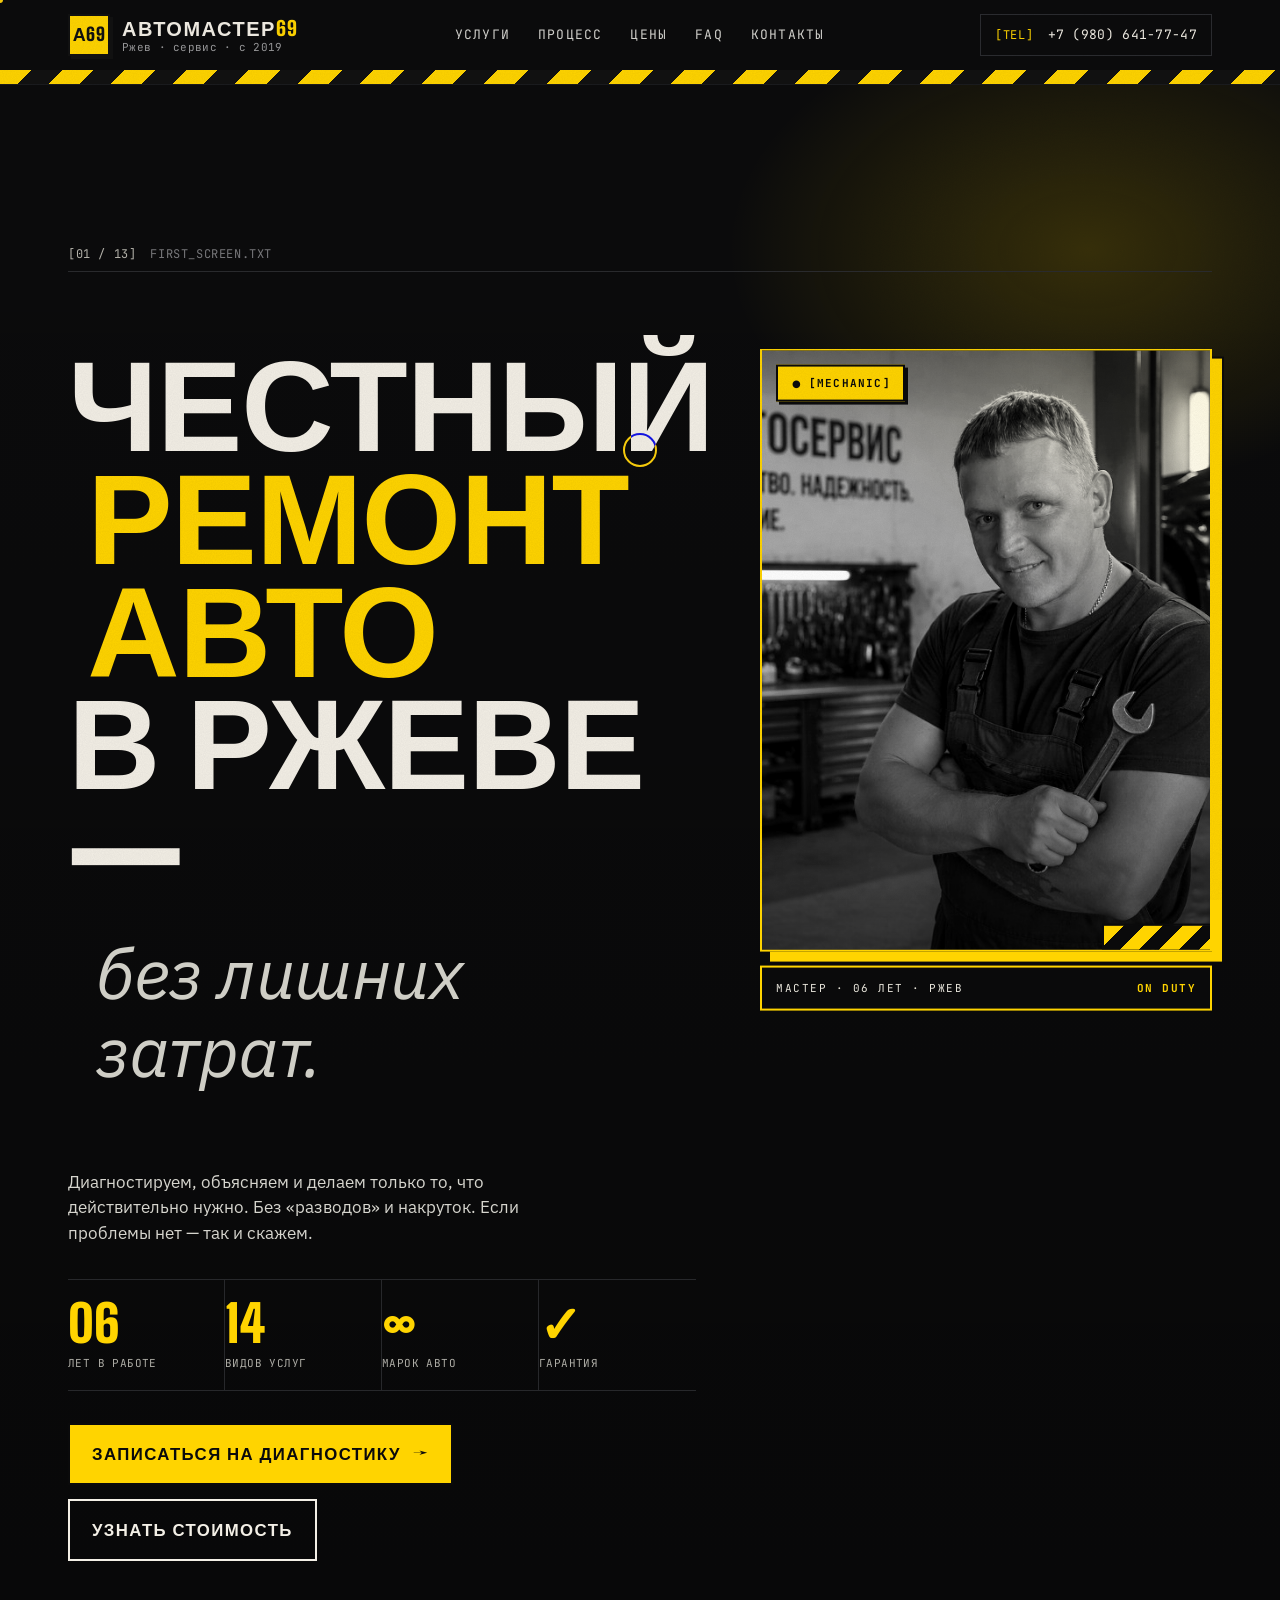
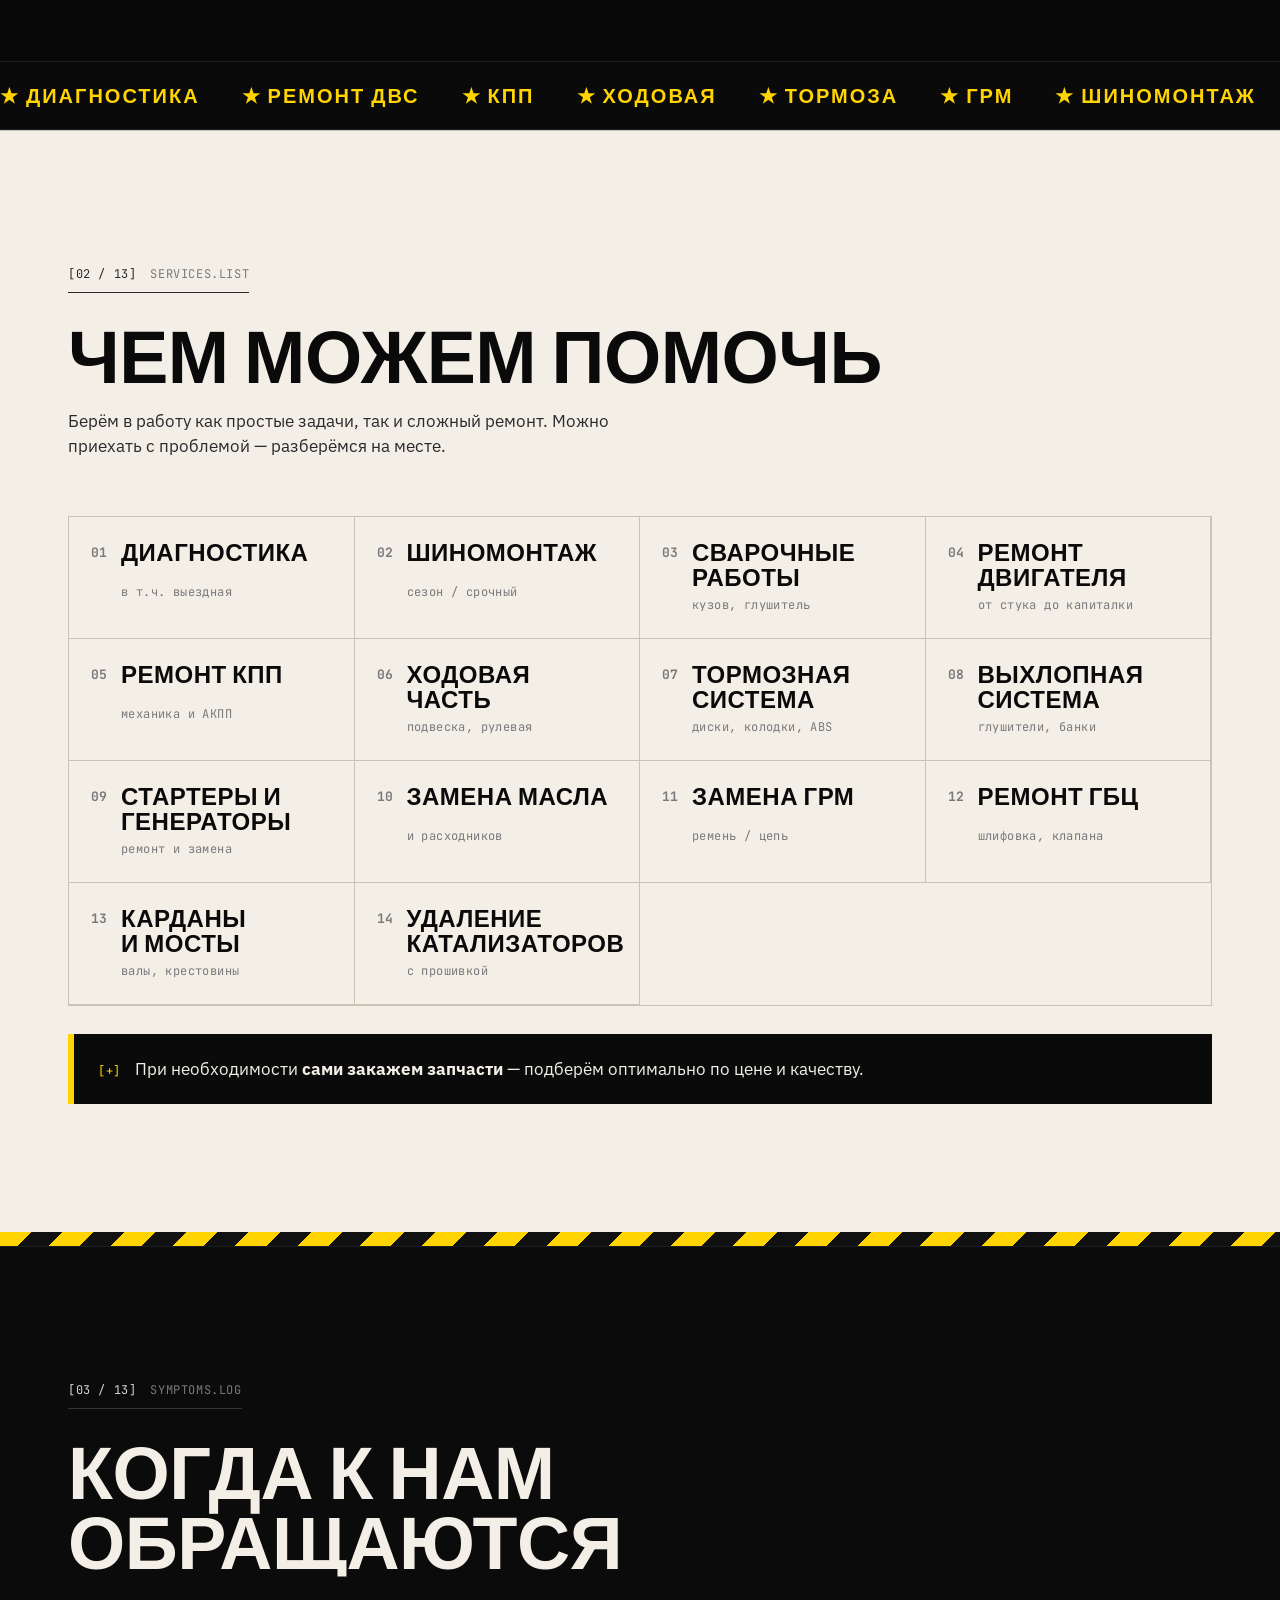
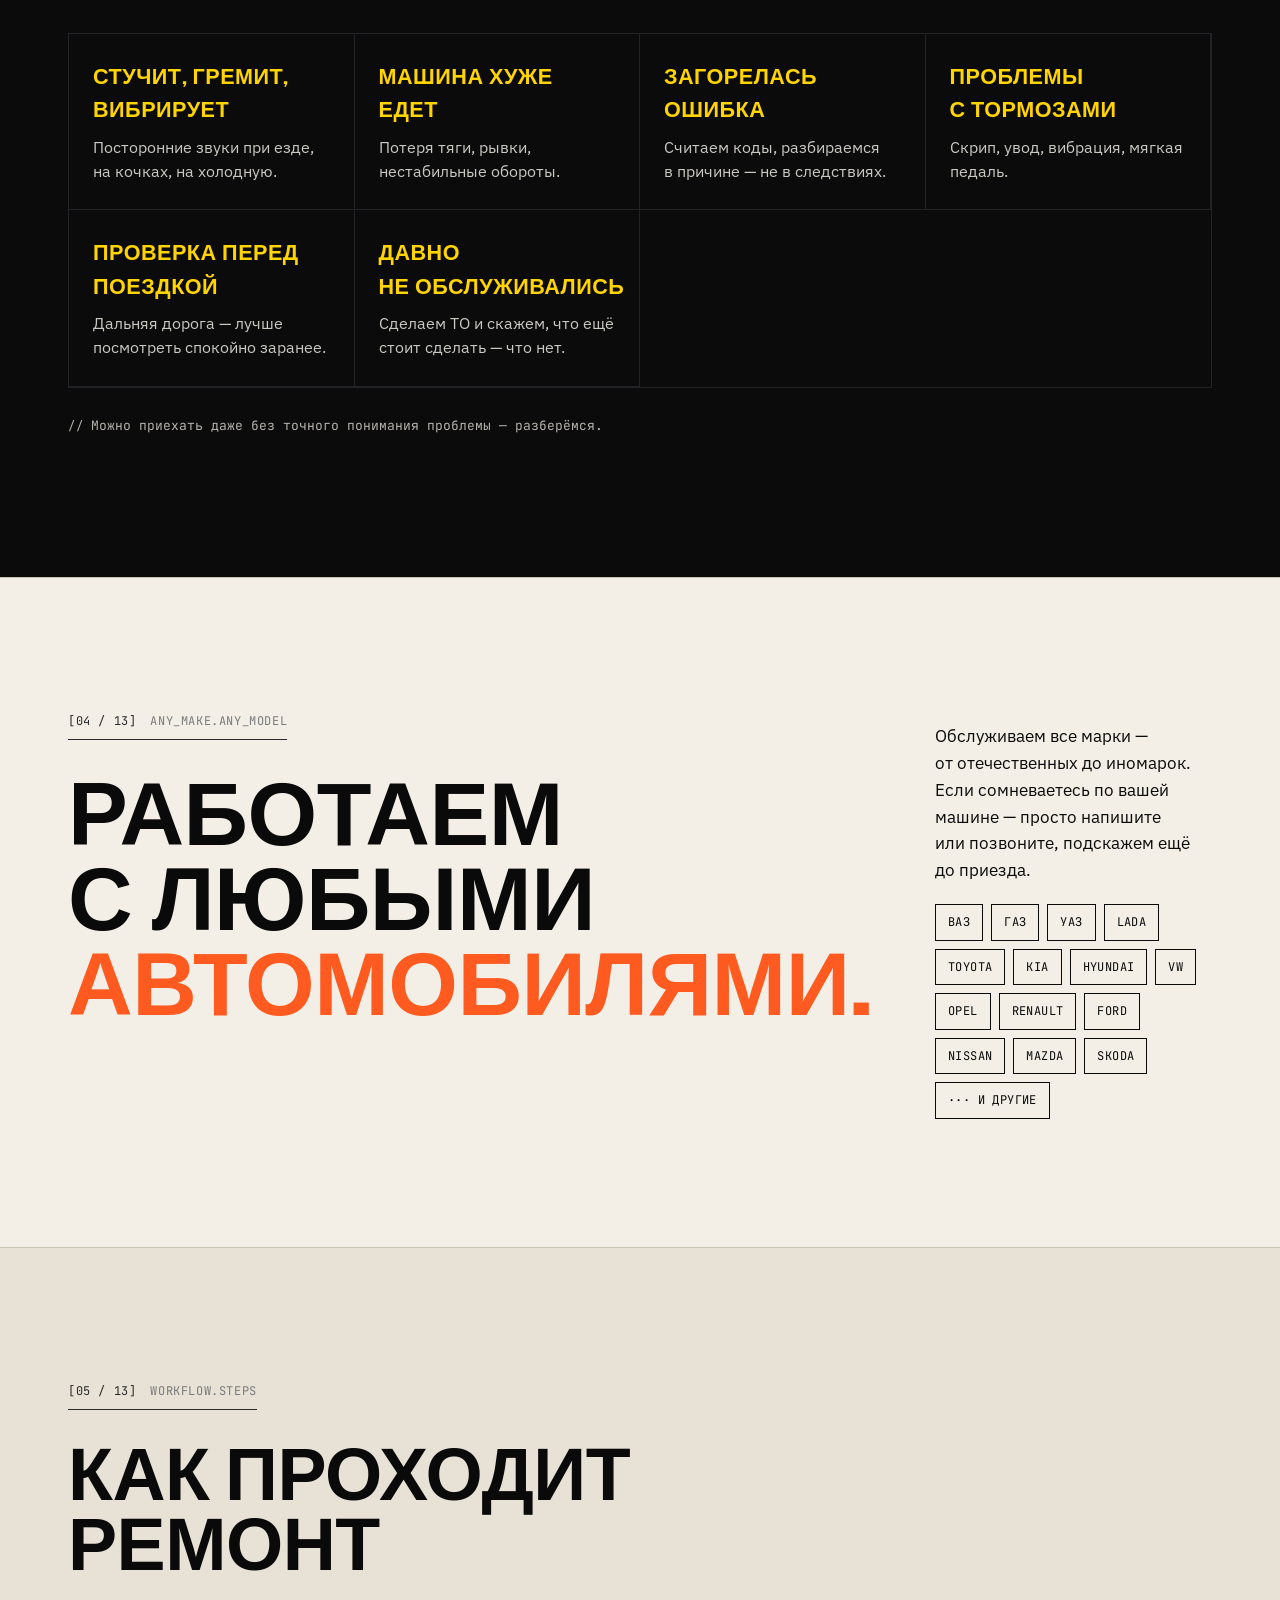
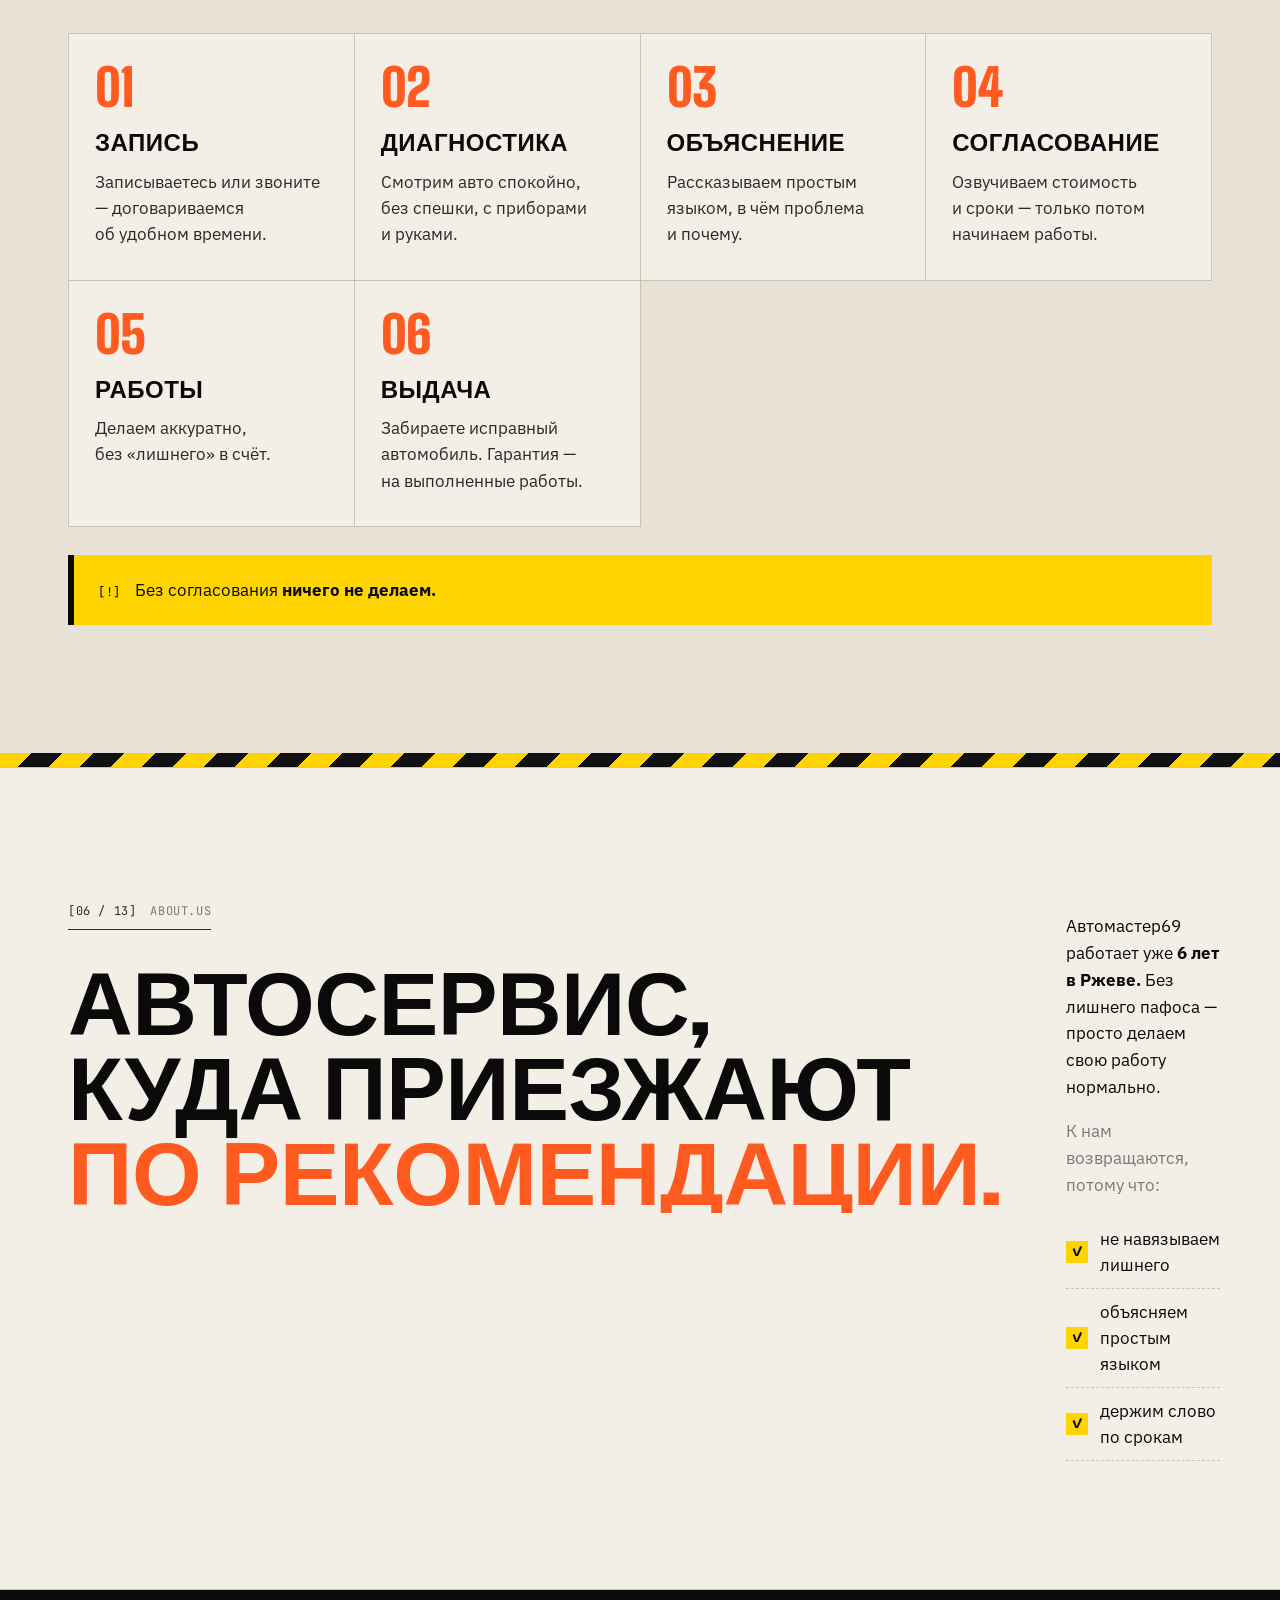
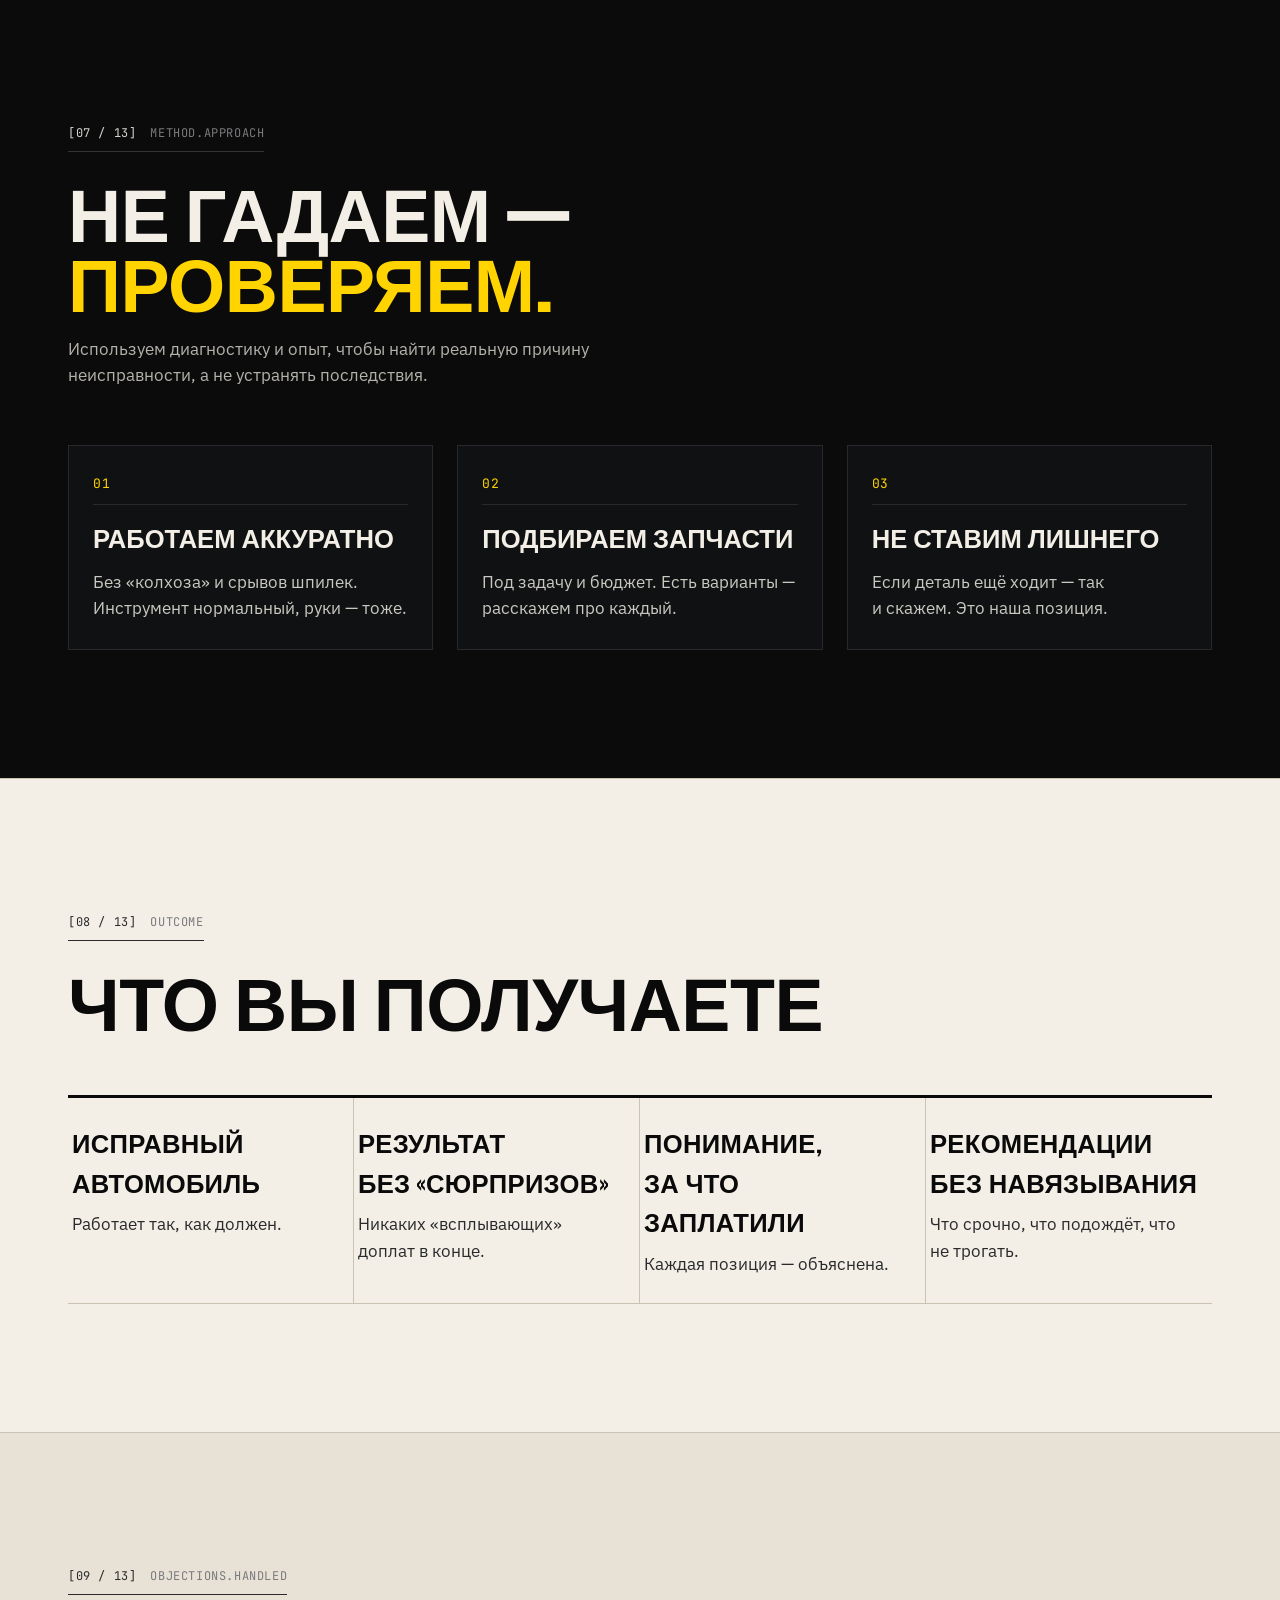
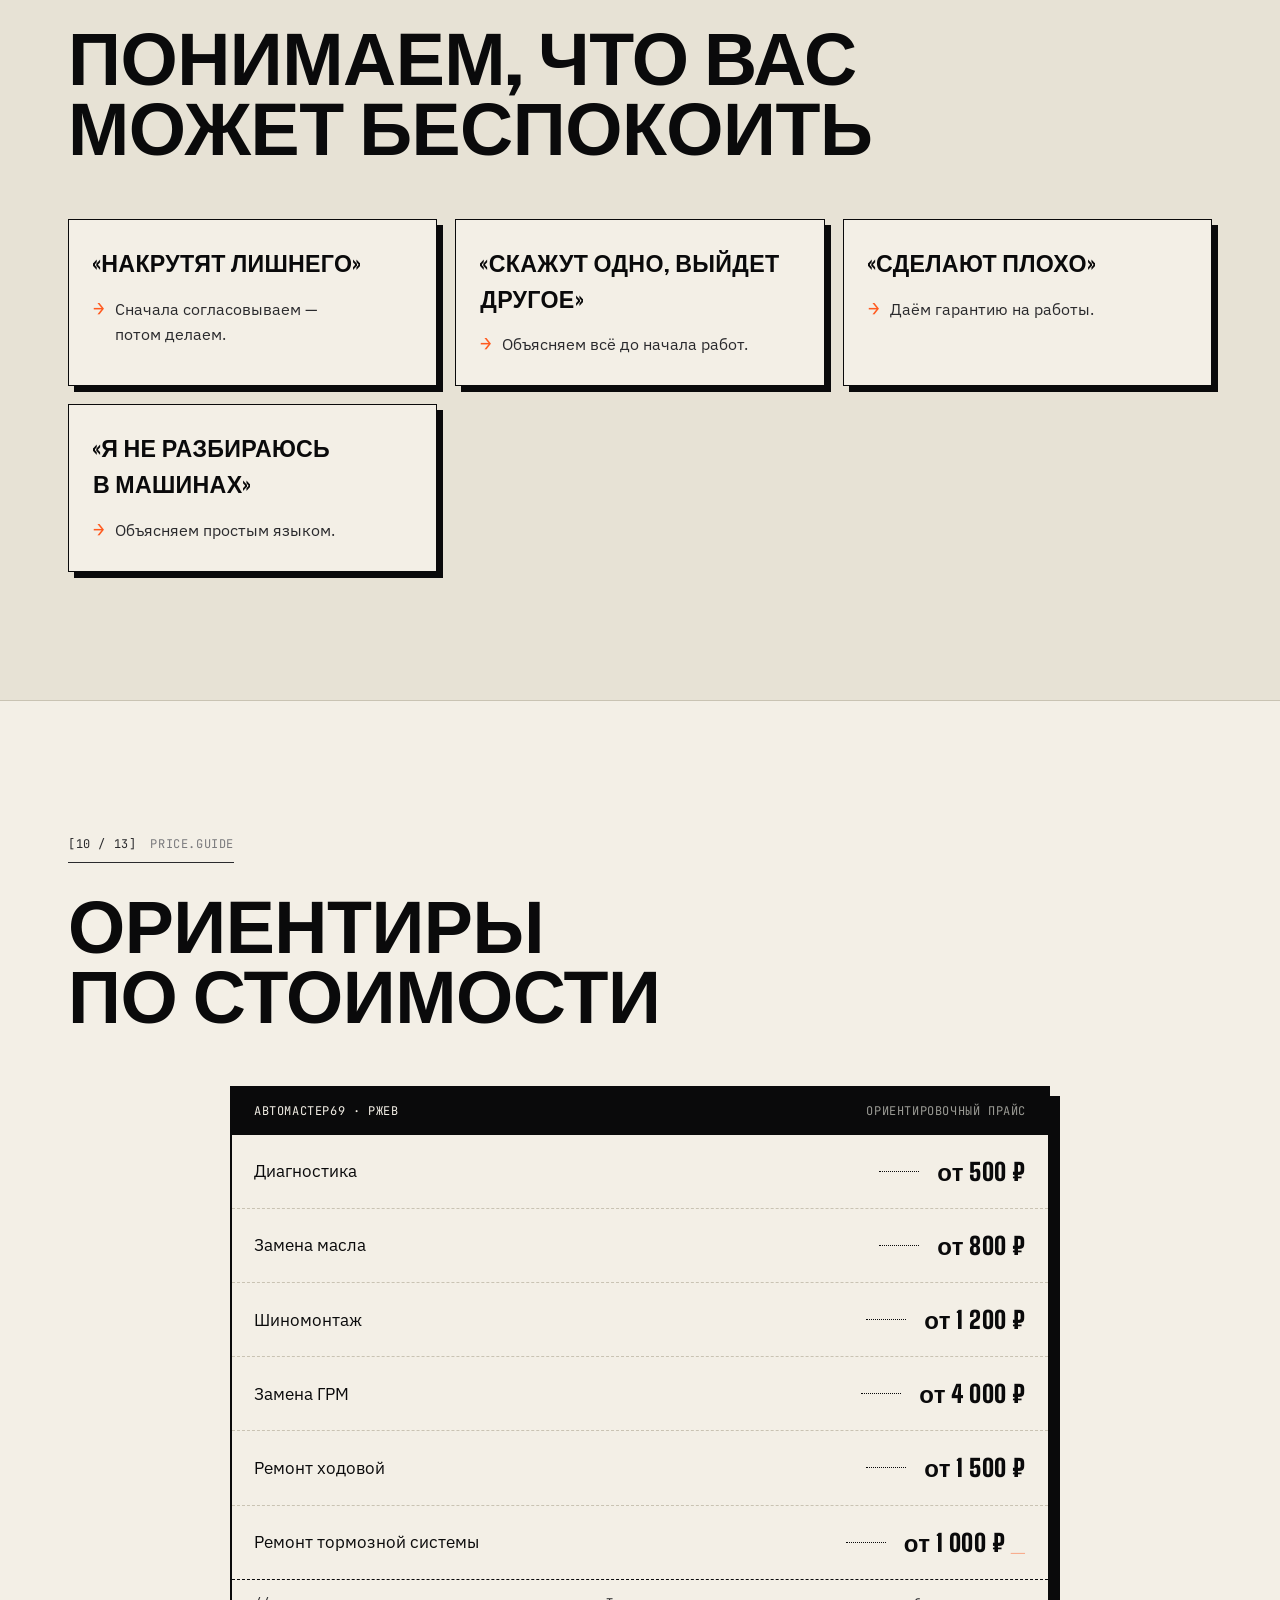
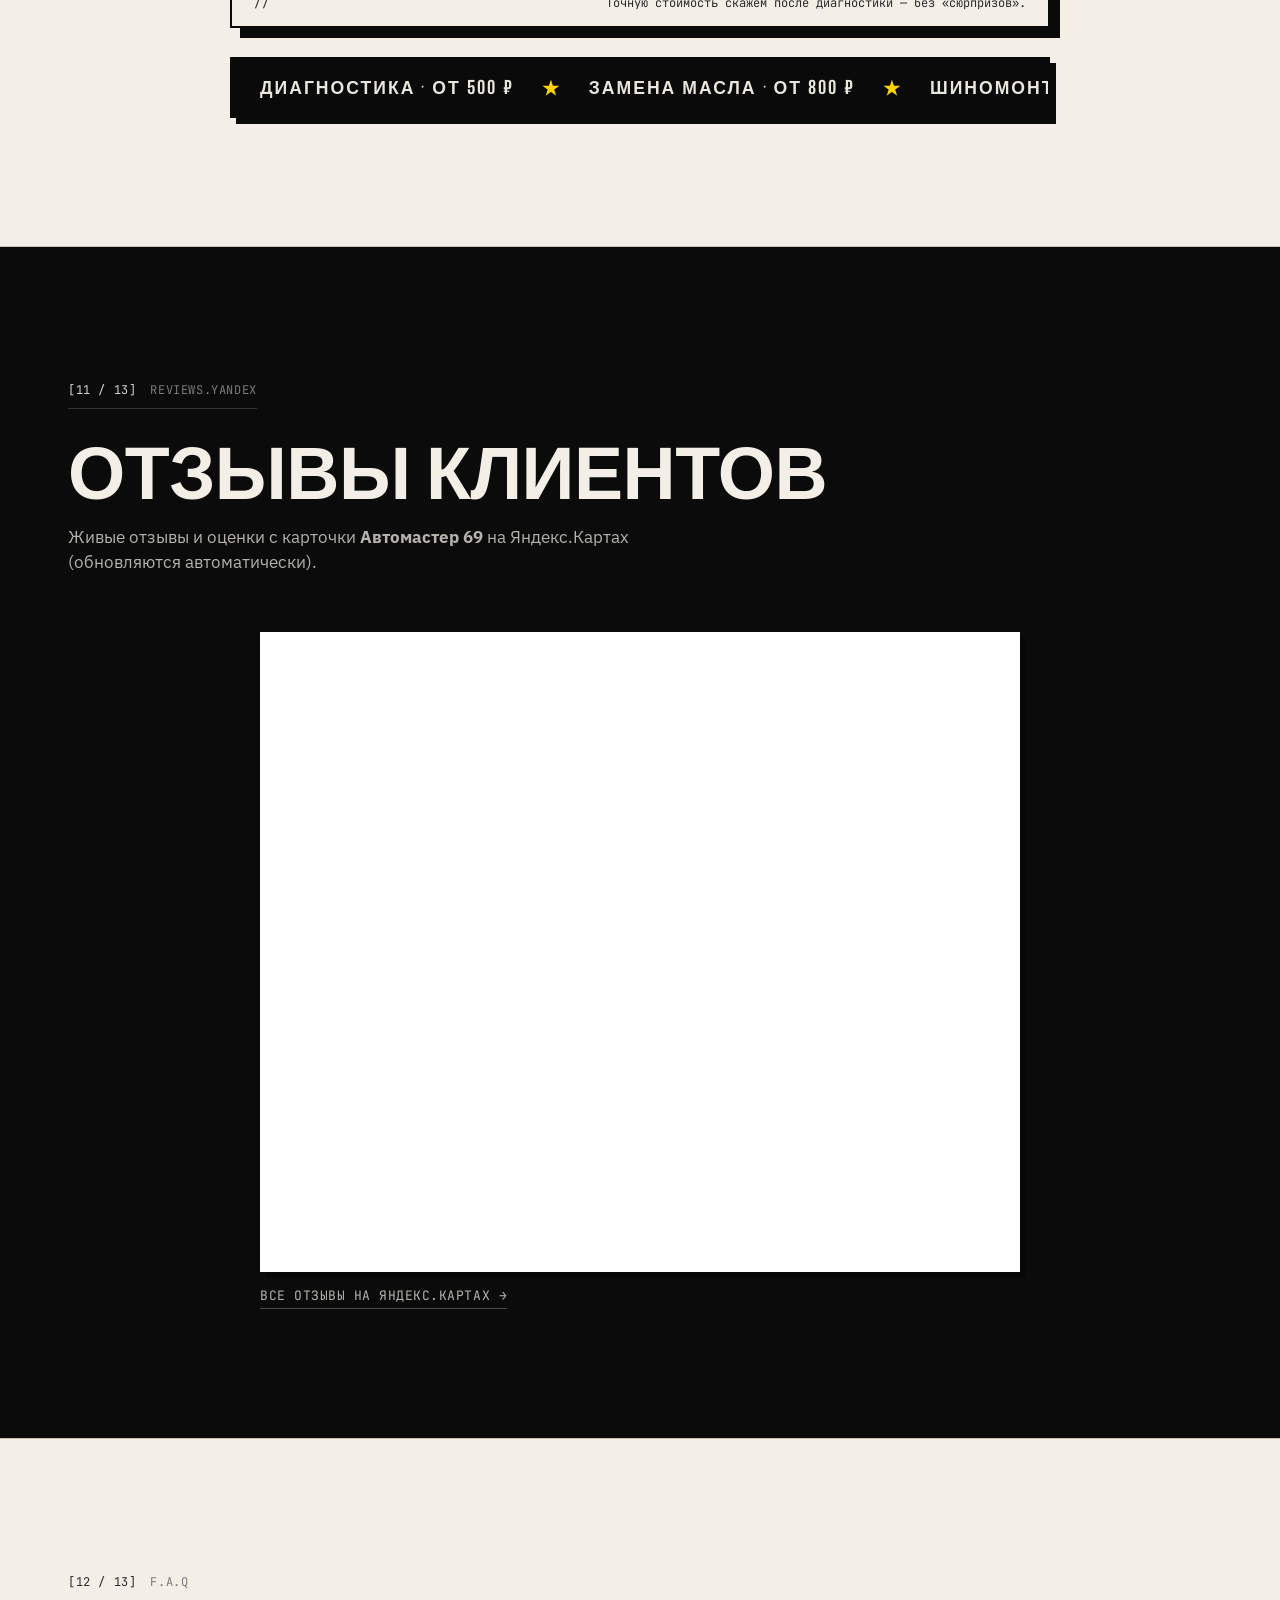
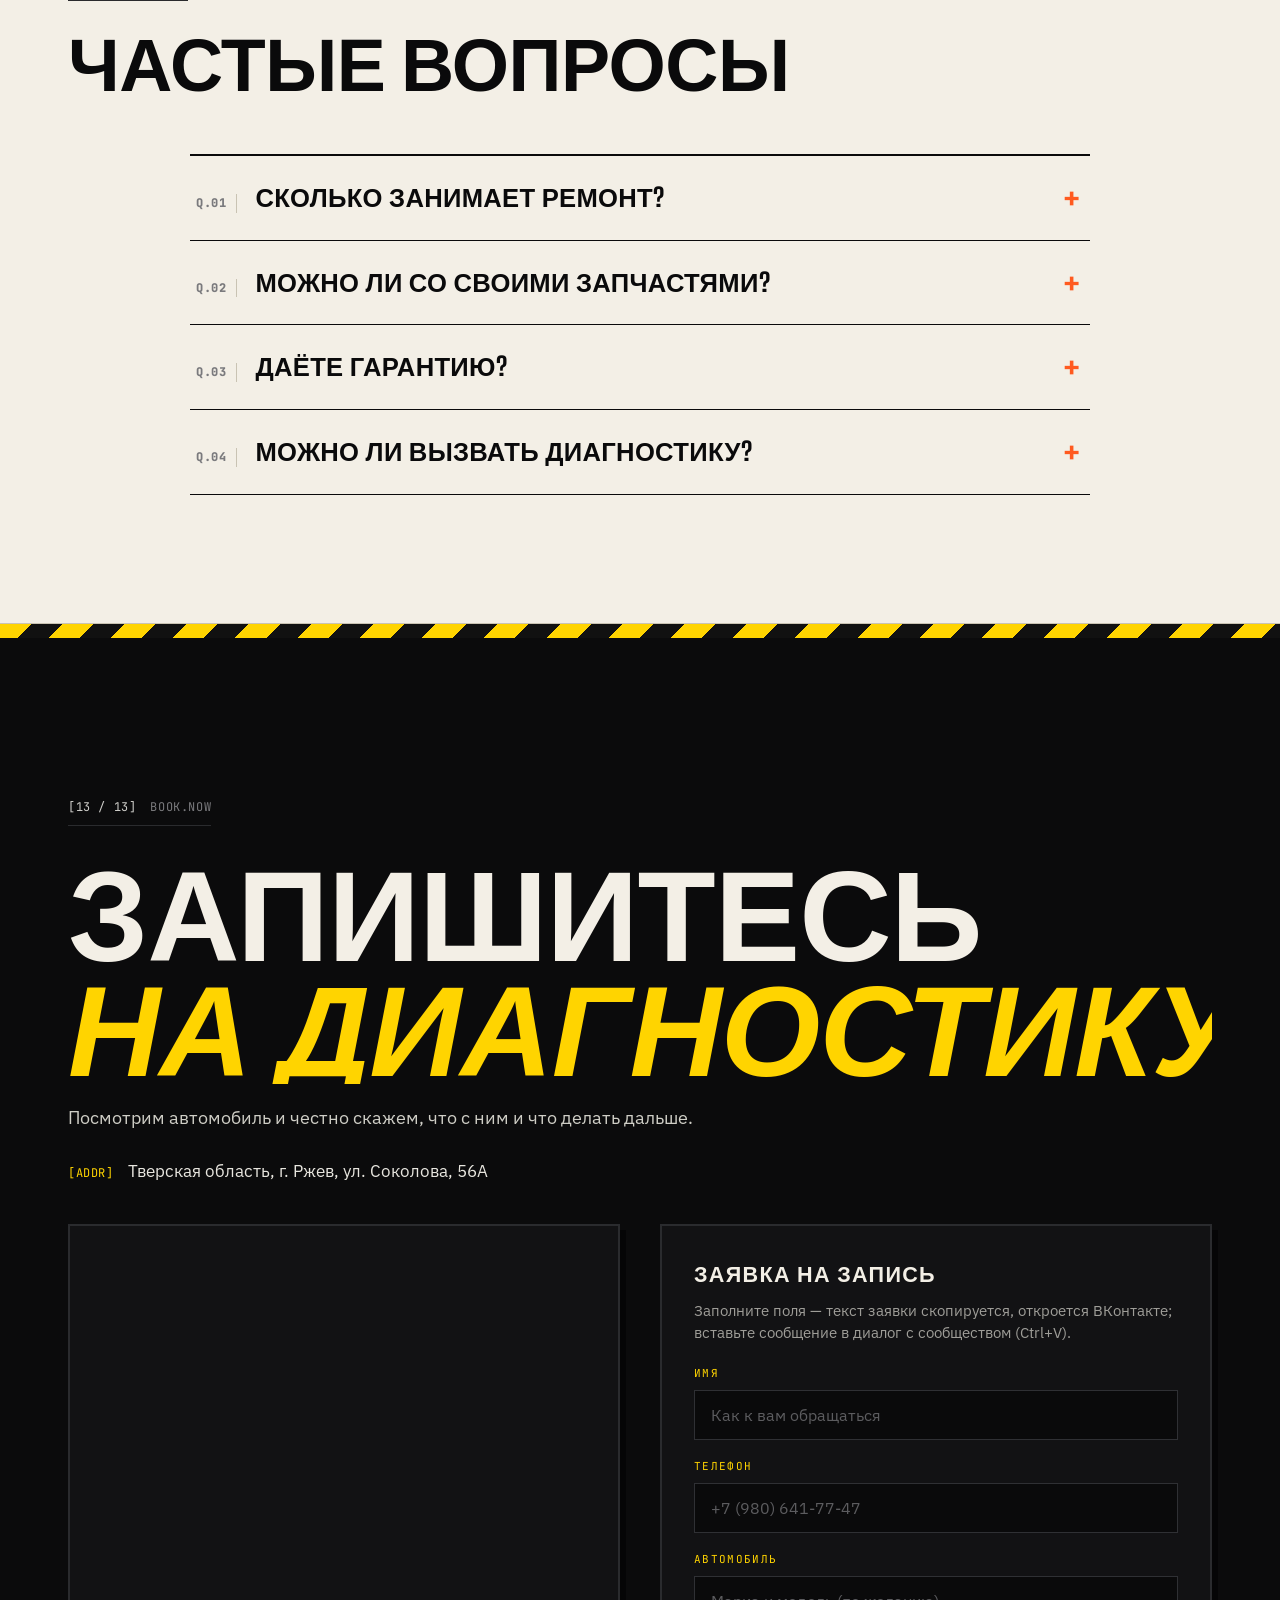
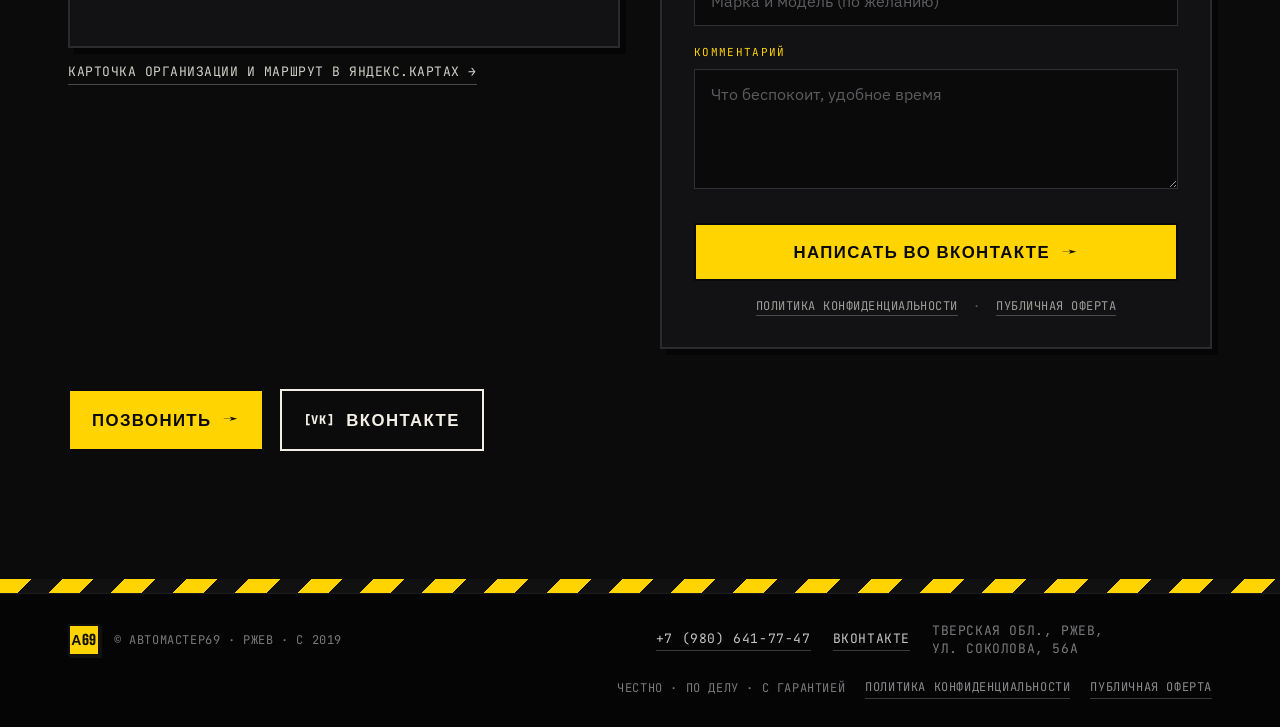
<file: index.html>
<!DOCTYPE html>
<html lang="ru">
<head>
  <meta charset="UTF-8">
  <meta name="viewport" content="width=device-width, initial-scale=1.0">
  <meta name="description" content="Автомастер69 — автосервис в Ржеве, ул. Соколова, 56А. Тел. +7 (980) 641-77-47, ВКонтакте vk.ru/avtoserviss69. Честный ремонт, диагностика, гарантия. 6 лет опыта.">
  <title>Автомастер69 · Ржев — Честный ремонт авто</title>

  <link rel="preconnect" href="https://fonts.googleapis.com">
  <link rel="preconnect" href="https://fonts.gstatic.com" crossorigin>
  <link href="https://fonts.googleapis.com/css2?family=Big+Shoulders+Display:wght@700;800;900&family=IBM+Plex+Sans:wght@400;500;600&family=JetBrains+Mono:wght@400;500;700&display=swap" rel="stylesheet">

  <link rel="stylesheet" href="styles.css">
</head>
<body>

  <!-- SVG duotone filter -->
  <svg class="svg-defs" width="0" height="0" aria-hidden="true" focusable="false">
    <defs>
      <filter id="duotone" color-interpolation-filters="sRGB">
        <feColorMatrix type="matrix" values="
          0.33 0.34 0.33 0 0
          0.33 0.34 0.33 0 0
          0.33 0.34 0.33 0 0
          0    0    0    1 0"/>
        <feComponentTransfer>
          <feFuncR tableValues="0.05 1.00"/>
          <feFuncG tableValues="0.04 0.83"/>
          <feFuncB tableValues="0.05 0.02"/>
        </feComponentTransfer>
      </filter>
    </defs>
  </svg>

  <!-- Speedometer preloader -->
  <div class="preloader" id="preloader" aria-hidden="true">
    <div class="preloader__inner">
      <svg class="preloader__gauge" viewBox="0 0 220 140">
        <g stroke="#2d2e31" stroke-width="2" fill="none">
          <path d="M 25 115 A 85 85 0 0 1 195 115"/>
        </g>
        <g stroke="#3a3a3d" stroke-width="2" fill="none" stroke-linecap="square">
          <line x1="25"  y1="115" x2="35"  y2="110"/>
          <line x1="40"  y1="78"  x2="50"  y2="80"/>
          <line x1="70"  y1="48"  x2="78"  y2="54"/>
          <line x1="110" y1="34"  x2="110" y2="44"/>
          <line x1="150" y1="48"  x2="142" y2="54"/>
          <line x1="180" y1="78"  x2="170" y2="80"/>
          <line x1="195" y1="115" x2="185" y2="110"/>
        </g>
        <path class="preloader__arc" d="M 25 115 A 85 85 0 0 1 195 115"
              stroke="#ffd400" stroke-width="4" fill="none" stroke-linecap="square"
              pathLength="100" stroke-dasharray="100" stroke-dashoffset="100"/>
        <g class="preloader__needle-group">
          <line class="preloader__needle" x1="110" y1="115" x2="110" y2="42"
                stroke="#ffd400" stroke-width="3" stroke-linecap="round"/>
        </g>
        <circle cx="110" cy="115" r="8" fill="#0a0a0b" stroke="#ffd400" stroke-width="2"/>
      </svg>
      <div class="preloader__meta">
        <span class="mono">АВТОМАСТЕР69 · РЖЕВ</span>
        <span class="mono preloader__pct"><i id="preloader-pct">00</i>%</span>
      </div>
      <div class="preloader__bar" aria-hidden="true"><span></span></div>
    </div>
  </div>

  <!-- Custom cursor -->
  <div class="cursor" aria-hidden="true">
    <div class="cursor__ring"></div>
    <div class="cursor__dot"></div>
  </div>

  <div class="grain" aria-hidden="true"></div>
  <div class="scroll-progress" aria-hidden="true"><span></span></div>

  <!-- Section tracker -->
  <aside class="tracker" aria-hidden="true">
    <span class="mono tracker__num">01 / 13</span>
    <span class="tracker__line"></span>
    <span class="mono tracker__label">FIRST_SCREEN.TXT</span>
    <span class="tracker__dot"></span>
  </aside>

  <header class="topbar">
    <div class="container topbar__inner">
      <a class="brand" href="#top" aria-label="Автомастер69">
        <span class="brand__mark">А69</span>
        <span class="brand__meta">
          <span class="brand__name">АВТОМАСТЕР<span class="brand__num">69</span></span>
          <span class="brand__sub">Ржев · сервис · с 2019</span>
        </span>
      </a>
      <nav class="topnav" aria-label="Разделы">
        <a href="#services">Услуги</a>
        <a href="#process">Процесс</a>
        <a href="#prices">Цены</a>
        <a href="#faq">FAQ</a>
        <a href="#contact">Контакты</a>
      </nav>
      <a class="topphone" href="tel:+79806417747">
        <span class="mono">[TEL]</span> +7 (980) 641-77-47
      </a>
    </div>
    <div class="hazard" aria-hidden="true"></div>
  </header>

  <main id="top">

    <!-- 01 HERO -->
    <section class="hero" data-section="01" data-label="FIRST_SCREEN.TXT">
      <div class="container hero__inner">
        <div class="section-tag">
          <span class="mono">[01 / 13]</span>
          <span class="mono muted">FIRST_SCREEN.TXT</span>
        </div>

        <h1 class="hero__title">
          <span class="line">ЧЕСТНЫЙ</span>
          <span class="line line--accent" data-scramble="РЕМОНТ АВТО">РЕМОНТ АВТО</span>
          <span class="line">В РЖЕВЕ —</span>
          <span class="line line--thin">без лишних затрат.</span>
        </h1>

        <figure class="hero__photo">
          <div class="hero__photo-frame">
            <img src="assets/master.png" alt="Мастер Автомастер69 в сервисе" loading="eager">
            <span class="hero__photo-badge" aria-hidden="true">
              <span class="mono">[MECHANIC]</span>
            </span>
            <span class="hero__photo-corner" aria-hidden="true"></span>
          </div>
          <figcaption class="hero__photo-strip">
            <span class="mono">МАСТЕР · 06 ЛЕТ · РЖЕВ</span>
            <span class="mono accent">ON&nbsp;DUTY</span>
          </figcaption>
        </figure>

        <div class="hero__aside">
          <p class="lead">
            Диагностируем, объясняем и делаем только то, что действительно нужно.
            Без «разводов» и накруток. Если проблемы нет — так и скажем.
          </p>

          <ul class="stats">
            <li><span class="stats__num" data-count="6" data-pad="2">00</span><span class="stats__lbl">лет&nbsp;в работе</span></li>
            <li><span class="stats__num" data-count="14" data-pad="2">00</span><span class="stats__lbl">видов услуг</span></li>
            <li><span class="stats__num">∞</span><span class="stats__lbl">марок&nbsp;авто</span></li>
            <li><span class="stats__num">✓</span><span class="stats__lbl">гарантия</span></li>
          </ul>

          <div class="actions">
            <a class="btn btn--primary" href="#contact">
              <span>Записаться на диагностику</span>
              <span class="btn__arr" aria-hidden="true">→</span>
            </a>
            <a class="btn btn--ghost-light" href="#prices">
              <span>Узнать стоимость</span>
            </a>
          </div>
        </div>
      </div>

      <div class="ticker" aria-hidden="true">
        <div class="ticker__track">
          <span>★ ДИАГНОСТИКА</span><span>★ РЕМОНТ ДВС</span><span>★ КПП</span><span>★ ХОДОВАЯ</span><span>★ ТОРМОЗА</span><span>★ ГРМ</span><span>★ ШИНОМОНТАЖ</span><span>★ СВАРКА</span><span>★ ВЫЕЗДНАЯ ДИАГНОСТИКА</span>
          <span>★ ДИАГНОСТИКА</span><span>★ РЕМОНТ ДВС</span><span>★ КПП</span><span>★ ХОДОВАЯ</span><span>★ ТОРМОЗА</span><span>★ ГРМ</span><span>★ ШИНОМОНТАЖ</span><span>★ СВАРКА</span><span>★ ВЫЕЗДНАЯ ДИАГНОСТИКА</span>
        </div>
      </div>
    </section>

    <!-- 02 SERVICES -->
    <section class="section services" id="services" data-section="02" data-label="SERVICES.LIST">
      <div class="container">
        <div class="section-head" data-reveal>
          <div class="section-tag">
            <span class="mono">[02 / 13]</span>
            <span class="mono muted">SERVICES.LIST</span>
          </div>
          <h2 class="section-title">Чем&nbsp;можем помочь</h2>
          <p class="section-sub">
            Берём в работу как простые задачи, так и сложный ремонт.
            Можно приехать с проблемой — разберёмся на месте.
          </p>
        </div>

        <ol class="svc-grid" data-reveal-group>
          <li><i>01</i><b>Диагностика</b><span>в&nbsp;т.ч. выездная</span></li>
          <li><i>02</i><b>Шиномонтаж</b><span>сезон / срочный</span></li>
          <li><i>03</i><b>Сварочные работы</b><span>кузов, глушитель</span></li>
          <li><i>04</i><b>Ремонт двигателя</b><span>от стука до капиталки</span></li>
          <li><i>05</i><b>Ремонт КПП</b><span>механика и АКПП</span></li>
          <li><i>06</i><b>Ходовая часть</b><span>подвеска, рулевая</span></li>
          <li><i>07</i><b>Тормозная система</b><span>диски, колодки, ABS</span></li>
          <li><i>08</i><b>Выхлопная система</b><span>глушители, банки</span></li>
          <li><i>09</i><b>Стартеры и генераторы</b><span>ремонт и&nbsp;замена</span></li>
          <li><i>10</i><b>Замена масла</b><span>и&nbsp;расходников</span></li>
          <li><i>11</i><b>Замена ГРМ</b><span>ремень / цепь</span></li>
          <li><i>12</i><b>Ремонт ГБЦ</b><span>шлифовка, клапана</span></li>
          <li><i>13</i><b>Карданы и&nbsp;мосты</b><span>валы, крестовины</span></li>
          <li><i>14</i><b>Удаление катализаторов</b><span>с&nbsp;прошивкой</span></li>
        </ol>

        <div class="callout" data-reveal>
          <span class="mono">[+]</span>
          При необходимости <b>сами закажем запчасти</b> — подберём оптимально по цене и качеству.
        </div>
      </div>
    </section>

    <div class="hazard" aria-hidden="true"></div>

    <!-- 03 PROBLEMS -->
    <section class="section section--dark" data-section="03" data-label="SYMPTOMS.LOG">
      <div class="container">
        <div class="section-head" data-reveal>
          <div class="section-tag">
            <span class="mono">[03 / 13]</span>
            <span class="mono muted">SYMPTOMS.LOG</span>
          </div>
          <h2 class="section-title">Когда к&nbsp;нам обращаются</h2>
        </div>

        <div class="symptoms" data-reveal-group>
          <article><h3>Стучит, гремит, вибрирует</h3><p>Посторонние звуки при езде, на&nbsp;кочках, на&nbsp;холодную.</p></article>
          <article><h3>Машина хуже едет</h3><p>Потеря тяги, рывки, нестабильные обороты.</p></article>
          <article><h3>Загорелась ошибка</h3><p>Считаем коды, разбираемся в&nbsp;причине — не&nbsp;в&nbsp;следствиях.</p></article>
          <article><h3>Проблемы с&nbsp;тормозами</h3><p>Скрип, увод, вибрация, мягкая педаль.</p></article>
          <article><h3>Проверка перед поездкой</h3><p>Дальняя дорога — лучше посмотреть спокойно заранее.</p></article>
          <article><h3>Давно не&nbsp;обслуживались</h3><p>Сделаем ТО и&nbsp;скажем, что ещё стоит сделать — что&nbsp;нет.</p></article>
        </div>

        <p class="note">
          <span class="mono">//</span> Можно приехать даже без точного понимания проблемы — разберёмся.
        </p>
      </div>
    </section>

    <!-- 04 ANY CARS -->
    <section class="section" data-section="04" data-label="ANY_MAKE.ANY_MODEL">
      <div class="container split">
        <div data-reveal="left">
          <div class="section-tag">
            <span class="mono">[04 / 13]</span>
            <span class="mono muted">ANY_MAKE.ANY_MODEL</span>
          </div>
          <h2 class="section-title section-title--lg">
            Работаем с&nbsp;любыми <em>автомобилями.</em>
          </h2>
        </div>
        <div class="split__text" data-reveal="right">
          <p>
            Обслуживаем все марки — от&nbsp;отечественных до&nbsp;иномарок.
            Если сомневаетесь по&nbsp;вашей машине — просто напишите или&nbsp;позвоните,
            подскажем ещё до&nbsp;приезда.
          </p>
          <div class="tags" data-reveal-group>
            <span>ВАЗ</span><span>ГАЗ</span><span>УАЗ</span><span>Lada</span>
            <span>Toyota</span><span>Kia</span><span>Hyundai</span><span>VW</span>
            <span>Opel</span><span>Renault</span><span>Ford</span><span>Nissan</span>
            <span>Mazda</span><span>Skoda</span><span>··· и&nbsp;другие</span>
          </div>
        </div>
      </div>
    </section>

    <!-- 05 PROCESS -->
    <section class="section section--mute" id="process" data-section="05" data-label="WORKFLOW.STEPS">
      <div class="container">
        <div class="section-head" data-reveal>
          <div class="section-tag">
            <span class="mono">[05 / 13]</span>
            <span class="mono muted">WORKFLOW.STEPS</span>
          </div>
          <h2 class="section-title">Как&nbsp;проходит ремонт</h2>
        </div>

        <ol class="steps" data-reveal-group>
          <li><span class="step__num">01</span><h3>Запись</h3><p>Записываетесь или звоните — договариваемся об&nbsp;удобном времени.</p></li>
          <li><span class="step__num">02</span><h3>Диагностика</h3><p>Смотрим авто спокойно, без&nbsp;спешки, с&nbsp;приборами и&nbsp;руками.</p></li>
          <li><span class="step__num">03</span><h3>Объяснение</h3><p>Рассказываем простым языком, в&nbsp;чём проблема и&nbsp;почему.</p></li>
          <li><span class="step__num">04</span><h3>Согласование</h3><p>Озвучиваем стоимость и&nbsp;сроки — только потом начинаем работы.</p></li>
          <li><span class="step__num">05</span><h3>Работы</h3><p>Делаем аккуратно, без&nbsp;«лишнего» в&nbsp;счёт.</p></li>
          <li><span class="step__num">06</span><h3>Выдача</h3><p>Забираете исправный автомобиль. Гарантия — на&nbsp;выполненные работы.</p></li>
        </ol>

        <div class="callout callout--accent" data-reveal>
          <span class="mono">[!]</span>
          Без согласования <b>ничего&nbsp;не&nbsp;делаем.</b>
        </div>
      </div>
    </section>

    <div class="hazard" aria-hidden="true"></div>

    <!-- 06 ABOUT -->
    <section class="section" data-section="06" data-label="ABOUT.US">
      <div class="container split">
        <div data-reveal="left">
          <div class="section-tag">
            <span class="mono">[06 / 13]</span>
            <span class="mono muted">ABOUT.US</span>
          </div>
          <h2 class="section-title section-title--lg">
            Автосервис, куда&nbsp;приезжают <em>по&nbsp;рекомендации.</em>
          </h2>
        </div>
        <div class="split__text" data-reveal="right">
          <p>
            Автомастер69 работает уже <b>6&nbsp;лет в&nbsp;Ржеве.</b>
            Без лишнего пафоса — просто делаем свою работу нормально.
          </p>
          <p class="muted">К нам возвращаются, потому что:</p>
          <ul class="ticks">
            <li>не&nbsp;навязываем лишнего</li>
            <li>объясняем простым языком</li>
            <li>держим слово по&nbsp;срокам</li>
          </ul>
        </div>
      </div>
    </section>

    <!-- 07 APPROACH -->
    <section class="section section--dark" data-section="07" data-label="METHOD.APPROACH">
      <div class="container">
        <div class="section-head" data-reveal>
          <div class="section-tag">
            <span class="mono">[07 / 13]</span>
            <span class="mono muted">METHOD.APPROACH</span>
          </div>
          <h2 class="section-title">Не&nbsp;гадаем — <em>проверяем.</em></h2>
          <p class="section-sub">
            Используем диагностику и&nbsp;опыт, чтобы найти реальную причину
            неисправности, а&nbsp;не&nbsp;устранять последствия.
          </p>
        </div>
        <div class="approach" data-reveal-group>
          <article><span class="mono">01</span><h3>Работаем аккуратно</h3><p>Без «колхоза» и&nbsp;срывов шпилек. Инструмент нормальный, руки&nbsp;— тоже.</p></article>
          <article><span class="mono">02</span><h3>Подбираем запчасти</h3><p>Под&nbsp;задачу и&nbsp;бюджет. Есть варианты — расскажем про&nbsp;каждый.</p></article>
          <article><span class="mono">03</span><h3>Не&nbsp;ставим лишнего</h3><p>Если деталь ещё&nbsp;ходит — так и&nbsp;скажем. Это наша позиция.</p></article>
        </div>
      </div>
    </section>

    <!-- 08 RESULT -->
    <section class="section" data-section="08" data-label="OUTCOME">
      <div class="container">
        <div class="section-head" data-reveal>
          <div class="section-tag">
            <span class="mono">[08 / 13]</span>
            <span class="mono muted">OUTCOME</span>
          </div>
          <h2 class="section-title">Что&nbsp;вы получаете</h2>
        </div>
        <ul class="result" data-reveal-group>
          <li><b>Исправный автомобиль</b><span>Работает так, как должен.</span></li>
          <li><b>Результат без&nbsp;«сюрпризов»</b><span>Никаких «всплывающих» доплат в&nbsp;конце.</span></li>
          <li><b>Понимание, за&nbsp;что заплатили</b><span>Каждая позиция — объяснена.</span></li>
          <li><b>Рекомендации без&nbsp;навязывания</b><span>Что срочно, что подождёт, что не&nbsp;трогать.</span></li>
        </ul>
      </div>
    </section>

    <!-- 09 FEARS -->
    <section class="section section--mute" data-section="09" data-label="OBJECTIONS.HANDLED">
      <div class="container">
        <div class="section-head" data-reveal>
          <div class="section-tag">
            <span class="mono">[09 / 13]</span>
            <span class="mono muted">OBJECTIONS.HANDLED</span>
          </div>
          <h2 class="section-title">Понимаем, что&nbsp;вас может беспокоить</h2>
        </div>

        <div class="fears" data-reveal-group>
          <article>
            <p class="fears__q">«Накрутят лишнего»</p>
            <p class="fears__a"><span class="arr">→</span> Сначала согласовываем — потом&nbsp;делаем.</p>
          </article>
          <article>
            <p class="fears__q">«Скажут одно, выйдет другое»</p>
            <p class="fears__a"><span class="arr">→</span> Объясняем всё до&nbsp;начала работ.</p>
          </article>
          <article>
            <p class="fears__q">«Сделают плохо»</p>
            <p class="fears__a"><span class="arr">→</span> Даём гарантию на&nbsp;работы.</p>
          </article>
          <article>
            <p class="fears__q">«Я&nbsp;не&nbsp;разбираюсь в&nbsp;машинах»</p>
            <p class="fears__a"><span class="arr">→</span> Объясняем простым языком.</p>
          </article>
        </div>
      </div>
    </section>

    <!-- 10 PRICES -->
    <section class="section" id="prices" data-section="10" data-label="PRICE.GUIDE">
      <div class="container">
        <div class="section-head" data-reveal>
          <div class="section-tag">
            <span class="mono">[10 / 13]</span>
            <span class="mono muted">PRICE.GUIDE</span>
          </div>
          <h2 class="section-title">Ориентиры по&nbsp;стоимости</h2>
        </div>

        <div class="invoice" data-reveal>
          <header class="invoice__head">
            <span class="mono">АВТОМАСТЕР69 · РЖЕВ</span>
            <span class="mono muted">ОРИЕНТИРОВОЧНЫЙ ПРАЙС</span>
          </header>
          <ul class="invoice__list">
            <li><span>Диагностика</span><em></em><strong>от&nbsp;500&nbsp;₽</strong></li>
            <li><span>Замена масла</span><em></em><strong>от&nbsp;800&nbsp;₽</strong></li>
            <li><span>Шиномонтаж</span><em></em><strong>от&nbsp;1&nbsp;200&nbsp;₽</strong></li>
            <li><span>Замена ГРМ</span><em></em><strong>от&nbsp;4&nbsp;000&nbsp;₽</strong></li>
            <li><span>Ремонт ходовой</span><em></em><strong>от&nbsp;1&nbsp;500&nbsp;₽</strong></li>
            <li><span>Ремонт тормозной системы</span><em></em><strong>от&nbsp;1&nbsp;000&nbsp;₽</strong></li>
          </ul>
          <footer class="invoice__foot">
            <span class="mono">//</span>
            Точную стоимость скажем после диагностики — без «сюрпризов».
          </footer>
        </div>

        <div class="price-marquee" aria-hidden="true">
          <div class="price-marquee__track">
            <span>ДИАГНОСТИКА · ОТ&nbsp;500&nbsp;₽</span><em>★</em>
            <span>ЗАМЕНА&nbsp;МАСЛА · ОТ&nbsp;800&nbsp;₽</span><em>★</em>
            <span>ШИНОМОНТАЖ · ОТ&nbsp;1&nbsp;200&nbsp;₽</span><em>★</em>
            <span>ЗАМЕНА&nbsp;ГРМ · ОТ&nbsp;4&nbsp;000&nbsp;₽</span><em>★</em>
            <span>РЕМОНТ&nbsp;ХОДОВОЙ · ОТ&nbsp;1&nbsp;500&nbsp;₽</span><em>★</em>
            <span>ТОРМОЗА · ОТ&nbsp;1&nbsp;000&nbsp;₽</span><em>★</em>
            <span>ДИАГНОСТИКА · ОТ&nbsp;500&nbsp;₽</span><em>★</em>
            <span>ЗАМЕНА&nbsp;МАСЛА · ОТ&nbsp;800&nbsp;₽</span><em>★</em>
            <span>ШИНОМОНТАЖ · ОТ&nbsp;1&nbsp;200&nbsp;₽</span><em>★</em>
            <span>ЗАМЕНА&nbsp;ГРМ · ОТ&nbsp;4&nbsp;000&nbsp;₽</span><em>★</em>
            <span>РЕМОНТ&nbsp;ХОДОВОЙ · ОТ&nbsp;1&nbsp;500&nbsp;₽</span><em>★</em>
            <span>ТОРМОЗА · ОТ&nbsp;1&nbsp;000&nbsp;₽</span><em>★</em>
          </div>
        </div>
      </div>
    </section>

    <!-- 11 REVIEWS -->
    <section class="section section--dark" data-section="11" data-label="REVIEWS.YANDEX">
      <div class="container">
        <div class="section-head" data-reveal>
          <div class="section-tag">
            <span class="mono">[11 / 13]</span>
            <span class="mono muted">REVIEWS.YANDEX</span>
          </div>
          <h2 class="section-title">Отзывы клиентов</h2>
          <p class="section-sub">
            Живые отзывы и оценки с&nbsp;карточки <strong>Автомастер&nbsp;69</strong> на Яндекс.Картах (обновляются автоматически).
          </p>
        </div>

        <div class="yandex-reviews-wrap" data-reveal>
          <iframe
            class="yandex-reviews-frame"
            src="https://yandex.ru/maps-reviews-widget/51187915704?comments"
            width="560"
            height="640"
            style="border:0;"
            loading="lazy"
            title="Отзывы об Автомастер 69 на Яндекс.Картах"></iframe>
          <a class="yandex-reviews-caption mono" href="https://yandex.ru/maps/org/avtomaster_69/51187915704/reviews" target="_blank" rel="noopener noreferrer">Все отзывы на Яндекс.Картах →</a>
        </div>
      </div>
    </section>

    <!-- 12 FAQ -->
    <section class="section" id="faq" data-section="12" data-label="F.A.Q">
      <div class="container">
        <div class="section-head" data-reveal>
          <div class="section-tag">
            <span class="mono">[12 / 13]</span>
            <span class="mono muted">F.A.Q</span>
          </div>
          <h2 class="section-title">Частые вопросы</h2>
        </div>

        <div class="faq" data-reveal-group>
          <details>
            <summary><span class="mono">Q.01</span> Сколько занимает ремонт?</summary>
            <p>Зависит от&nbsp;задачи — скажем после диагностики. Мелкий ремонт&nbsp;— в&nbsp;день обращения.</p>
          </details>
          <details>
            <summary><span class="mono">Q.02</span> Можно ли со&nbsp;своими запчастями?</summary>
            <p>Да, можно. Если есть сомнения по&nbsp;детали — подскажем до&nbsp;установки.</p>
          </details>
          <details>
            <summary><span class="mono">Q.03</span> Даёте гарантию?</summary>
            <p>Да, на&nbsp;выполненные работы. По&nbsp;деталям — гарантия производителя/поставщика.</p>
          </details>
          <details>
            <summary><span class="mono">Q.04</span> Можно ли вызвать диагностику?</summary>
            <p>Да, есть выездная диагностика по&nbsp;Ржеву и&nbsp;окрестностям.</p>
          </details>
        </div>
      </div>
    </section>

    <!-- 13 CTA -->
    <section class="section cta" id="contact" data-section="13" data-label="BOOK.NOW">
      <div class="hazard hazard--top" aria-hidden="true"></div>
      <div class="container cta__inner" data-reveal>
        <div class="section-tag">
          <span class="mono">[13 / 13]</span>
          <span class="mono muted">BOOK.NOW</span>
        </div>

        <h2 class="cta__title">
          Запишитесь<br>
          <span class="cta__em">на&nbsp;диагностику.</span>
        </h2>
        <p class="cta__lead">
          Посмотрим автомобиль и&nbsp;честно скажем, что&nbsp;с&nbsp;ним и&nbsp;что&nbsp;делать дальше.
        </p>

        <address class="cta__address">
          <span class="mono">[ADDR]</span>
          Тверская область, г.&nbsp;Ржев, ул.&nbsp;Соколова, 56А
        </address>

        <div class="cta__grid" data-reveal-group>
          <div class="cta__map">
            <div class="cta__map-frame">
              <iframe
                src="https://yandex.ru/map-widget/v1/?oid=51187915704&amp;z=16&amp;lang=ru_RU"
                width="560"
                height="400"
                style="border:0;"
                allowfullscreen
                loading="lazy"
                referrerpolicy="no-referrer-when-downgrade"
                title="Автомастер 69 — точка на Яндекс.Картах"></iframe>
            </div>
            <a class="cta__map-link mono" href="https://yandex.ru/maps/org/51187915704/" target="_blank" rel="noopener noreferrer">Карточка организации и маршрут в Яндекс.Картах →</a>
          </div>

          <form class="booking-form" id="booking-form" action="#" method="post">
            <h3 class="booking-form__title">Заявка на запись</h3>
            <p class="booking-form__hint muted">Заполните поля — текст заявки скопируется, откроется ВКонтакте; вставьте сообщение в диалог с сообществом (Ctrl+V).</p>
            <label class="booking-form__field">
              <span class="mono booking-form__lbl">Имя</span>
              <input type="text" name="name" autocomplete="name" placeholder="Как к вам обращаться" required>
            </label>
            <label class="booking-form__field">
              <span class="mono booking-form__lbl">Телефон</span>
              <input type="tel" name="phone" autocomplete="tel" placeholder="+7 (980) 641-77-47" required>
            </label>
            <label class="booking-form__field">
              <span class="mono booking-form__lbl">Автомобиль</span>
              <input type="text" name="car" autocomplete="off" placeholder="Марка и модель (по желанию)">
            </label>
            <label class="booking-form__field">
              <span class="mono booking-form__lbl">Комментарий</span>
              <textarea name="message" rows="4" placeholder="Что беспокоит, удобное время"></textarea>
            </label>
            <button type="submit" class="btn btn--primary booking-form__submit">
              <span>Написать во ВКонтакте</span><span class="btn__arr" aria-hidden="true">→</span>
            </button>
            <p class="booking-form__legal mono muted">
              <a href="privacy.html">Политика конфиденциальности</a>
              <span class="booking-form__legal-sep" aria-hidden="true">·</span>
              <a href="offer.html">Публичная оферта</a>
            </p>
          </form>
        </div>

        <div class="actions actions--lg">
          <a class="btn btn--primary" href="tel:+79806417747">
            <span>Позвонить</span><span class="btn__arr" aria-hidden="true">→</span>
          </a>
          <a class="btn btn--ghost-light" href="https://vk.ru/avtoserviss69" target="_blank" rel="noopener noreferrer">
            <span class="mono">[VK]</span> ВКонтакте
          </a>
        </div>
      </div>
      <div class="hazard" aria-hidden="true">      </div>
    </section>
  </main>

  <footer class="footer">
    <div class="container footer__inner">
      <div class="footer__block">
        <span class="brand__mark brand__mark--sm">А69</span>
        <span class="mono muted">© АВТОМАСТЕР69 · РЖЕВ · С&nbsp;2019</span>
      </div>
      <div class="footer__contacts mono">
        <a href="tel:+79806417747">+7 (980) 641-77-47</a>
        <a href="https://vk.ru/avtoserviss69" target="_blank" rel="noopener noreferrer">ВКонтакте</a>
        <span class="footer__addr muted">Тверская обл., Ржев, ул.&nbsp;Соколова, 56А</span>
      </div>
      <div class="footer__meta mono muted">
        <span>ЧЕСТНО · ПО&nbsp;ДЕЛУ · С&nbsp;ГАРАНТИЕЙ</span>
        <a href="privacy.html" class="footer__legal">Политика конфиденциальности</a>
        <a href="offer.html" class="footer__legal">Публичная оферта</a>
      </div>
    </div>
  </footer>

  <script src="script.js" defer></script>
</body>
</html>
</file>
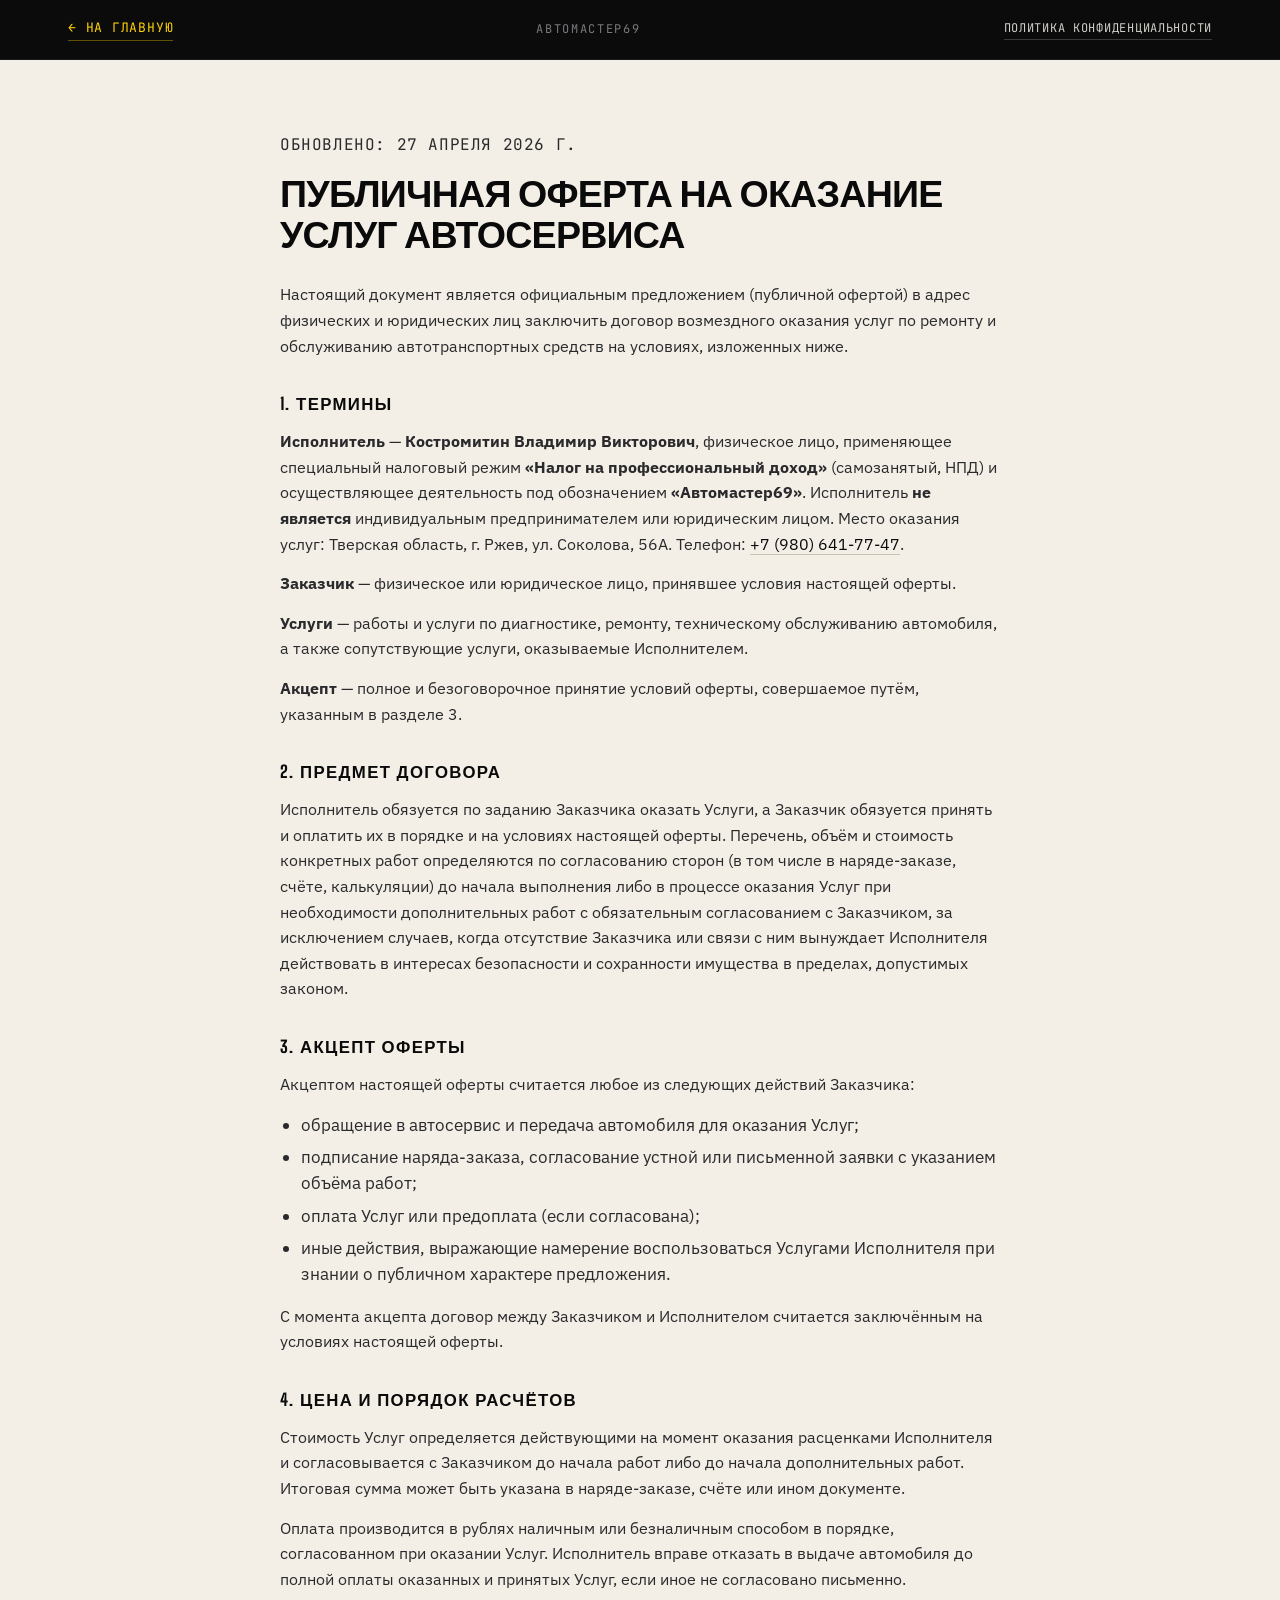
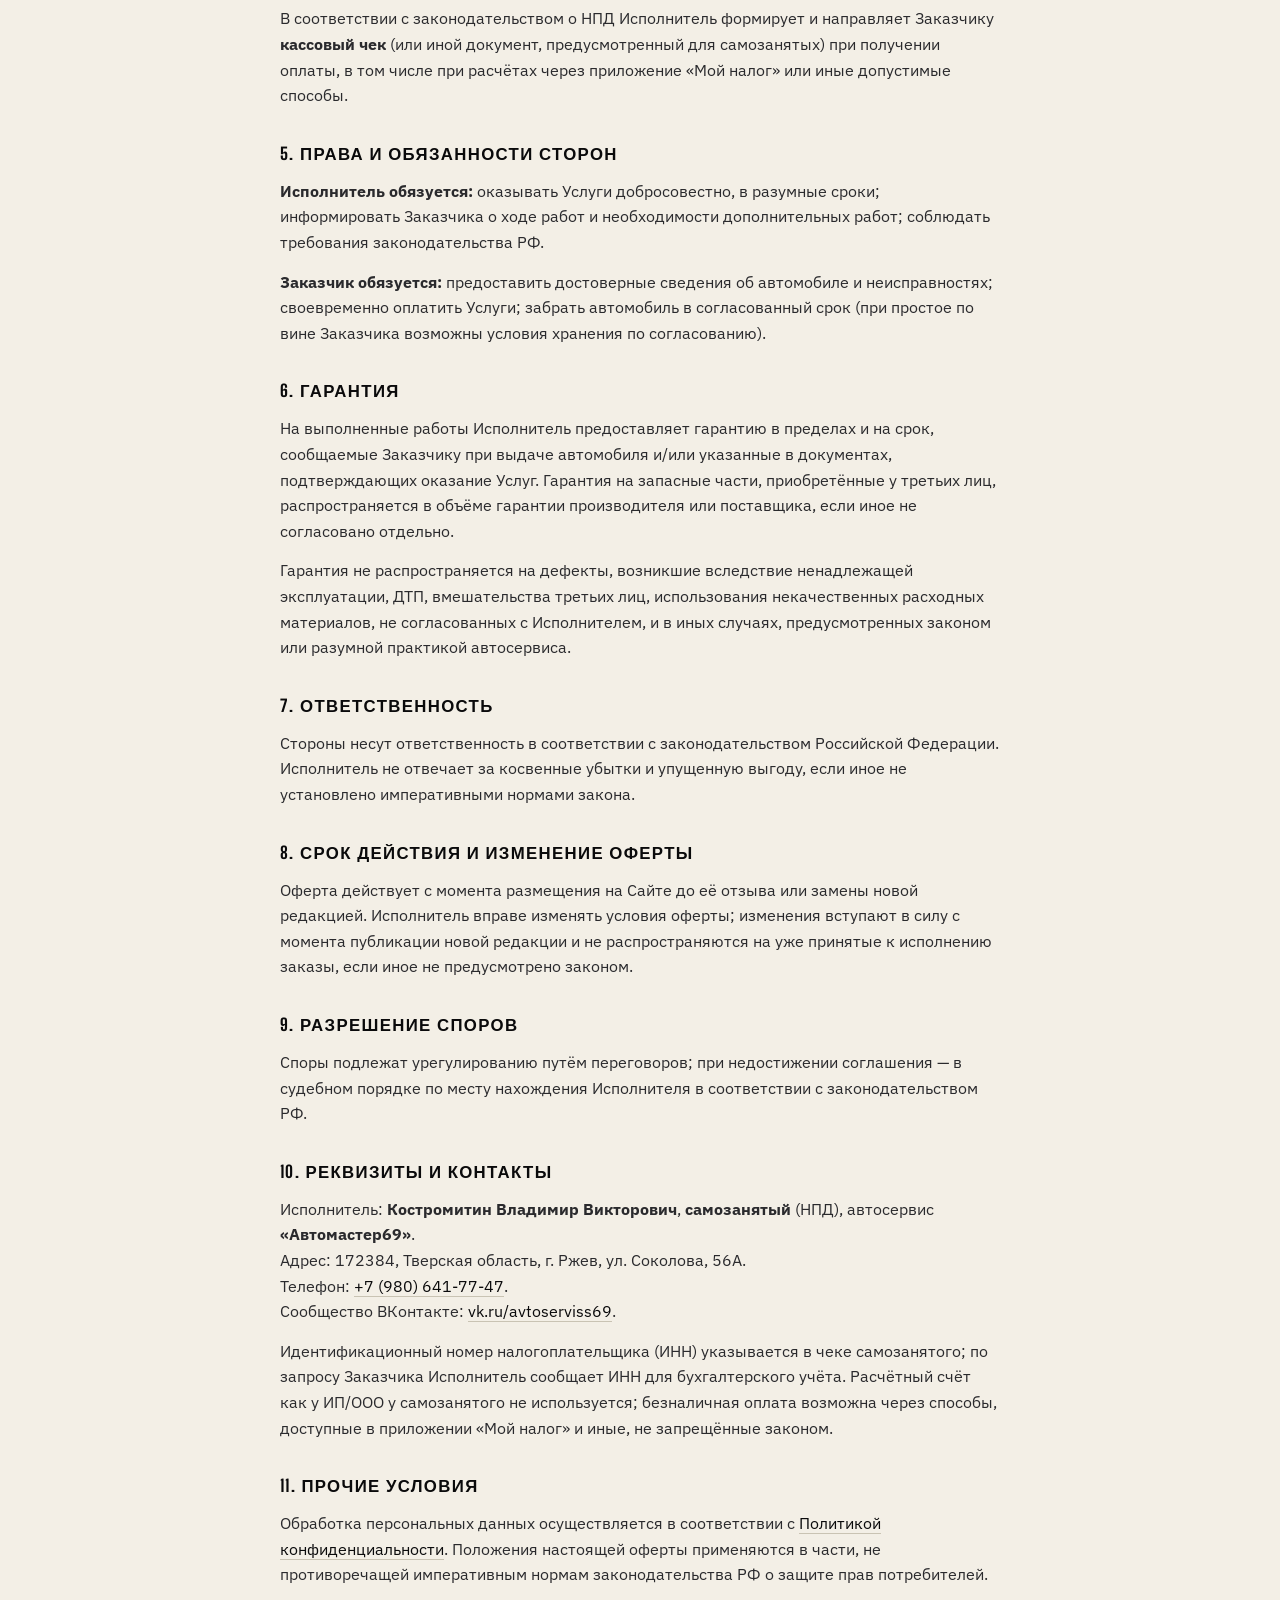
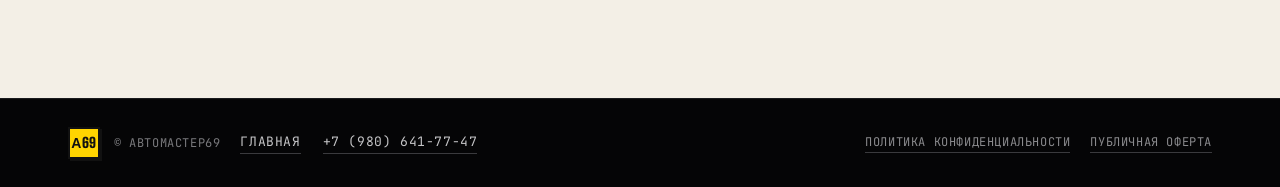
<file: offer.html>
<!DOCTYPE html>
<html lang="ru">
<head>
  <meta charset="UTF-8">
  <meta name="viewport" content="width=device-width, initial-scale=1.0">
  <meta name="description" content="Публичная оферта на оказание услуг автосервиса Автомастер69, г. Ржев.">
  <title>Публичная оферта · Автомастер69</title>

  <link rel="preconnect" href="https://fonts.googleapis.com">
  <link rel="preconnect" href="https://fonts.gstatic.com" crossorigin>
  <link href="https://fonts.googleapis.com/css2?family=Big+Shoulders+Display:wght@700;800;900&family=IBM+Plex+Sans:wght@400;500;600&family=JetBrains+Mono:wght@400;500;700&display=swap" rel="stylesheet">

  <link rel="stylesheet" href="styles.css">
</head>
<body class="legal-body">

  <header class="legal-top">
    <div class="container legal-top__inner">
      <a class="legal-back mono" href="index.html">← На главную</a>
      <span class="legal-top__brand mono muted">АВТОМАСТЕР69</span>
      <a class="legal-top__cross mono" href="privacy.html">Политика конфиденциальности</a>
    </div>
  </header>

  <main class="container legal-doc" id="top">
    <p class="mono legal-doc__meta muted">Обновлено: 27&nbsp;апреля 2026&nbsp;г.</p>
    <h1 class="legal-doc__title">Публичная оферта на оказание услуг автосервиса</h1>

    <p>Настоящий документ является официальным предложением (публичной офертой) в адрес физических и юридических лиц заключить договор возмездного оказания услуг по ремонту и обслуживанию автотранспортных средств на условиях, изложенных ниже.</p>

    <h2>1. Термины</h2>
    <p><strong>Исполнитель</strong> — <strong>Костромитин Владимир Викторович</strong>, физическое лицо, применяющее специальный налоговый режим <strong>«Налог на профессиональный доход»</strong> (самозанятый, НПД) и осуществляющее деятельность под обозначением <strong>«Автомастер69»</strong>. Исполнитель <strong>не является</strong> индивидуальным предпринимателем или юридическим лицом. Место оказания услуг: Тверская область, г.&nbsp;Ржев, ул.&nbsp;Соколова, 56А. Телефон: <a href="tel:+79806417747">+7&nbsp;(980)&nbsp;641-77-47</a>.</p>
    <p><strong>Заказчик</strong> — физическое или юридическое лицо, принявшее условия настоящей оферты.</p>
    <p><strong>Услуги</strong> — работы и услуги по диагностике, ремонту, техническому обслуживанию автомобиля, а также сопутствующие услуги, оказываемые Исполнителем.</p>
    <p><strong>Акцепт</strong> — полное и безоговорочное принятие условий оферты, совершаемое путём, указанным в разделе&nbsp;3.</p>

    <h2>2. Предмет договора</h2>
    <p>Исполнитель обязуется по заданию Заказчика оказать Услуги, а Заказчик обязуется принять и оплатить их в порядке и на условиях настоящей оферты. Перечень, объём и стоимость конкретных работ определяются по согласованию сторон (в том числе в наряде-заказе, счёте, калькуляции) до начала выполнения либо в процессе оказания Услуг при необходимости дополнительных работ с обязательным согласованием с Заказчиком, за исключением случаев, когда отсутствие Заказчика или связи с ним вынуждает Исполнителя действовать в интересах безопасности и сохранности имущества в пределах, допустимых законом.</p>

    <h2>3. Акцепт оферты</h2>
    <p>Акцептом настоящей оферты считается любое из следующих действий Заказчика:</p>
    <ul>
      <li>обращение в автосервис и передача автомобиля для оказания Услуг;</li>
      <li>подписание наряда-заказа, согласование устной или письменной заявки с указанием объёма работ;</li>
      <li>оплата Услуг или предоплата (если согласована);</li>
      <li>иные действия, выражающие намерение воспользоваться Услугами Исполнителя при знании о публичном характере предложения.</li>
    </ul>
    <p>С момента акцепта договор между Заказчиком и Исполнителом считается заключённым на условиях настоящей оферты.</p>

    <h2>4. Цена и порядок расчётов</h2>
    <p>Стоимость Услуг определяется действующими на момент оказания расценками Исполнителя и согласовывается с Заказчиком до начала работ либо до начала дополнительных работ. Итоговая сумма может быть указана в наряде-заказе, счёте или ином документе.</p>
    <p>Оплата производится в рублях наличным или безналичным способом в порядке, согласованном при оказании Услуг. Исполнитель вправе отказать в выдаче автомобиля до полной оплаты оказанных и принятых Услуг, если иное не согласовано письменно.</p>
    <p>В соответствии с законодательством о НПД Исполнитель формирует и направляет Заказчику <strong>кассовый чек</strong> (или иной документ, предусмотренный для самозанятых) при получении оплаты, в том числе при расчётах через приложение «Мой налог» или иные допустимые способы.</p>

    <h2>5. Права и обязанности сторон</h2>
    <p><strong>Исполнитель обязуется:</strong> оказывать Услуги добросовестно, в разумные сроки; информировать Заказчика о ходе работ и необходимости дополнительных работ; соблюдать требования законодательства РФ.</p>
    <p><strong>Заказчик обязуется:</strong> предоставить достоверные сведения об автомобиле и неисправностях; своевременно оплатить Услуги; забрать автомобиль в согласованный срок (при простое по вине Заказчика возможны условия хранения по согласованию).</p>

    <h2>6. Гарантия</h2>
    <p>На выполненные работы Исполнитель предоставляет гарантию в пределах и на срок, сообщаемые Заказчику при выдаче автомобиля и/или указанные в документах, подтверждающих оказание Услуг. Гарантия на запасные части, приобретённые у третьих лиц, распространяется в объёме гарантии производителя или поставщика, если иное не согласовано отдельно.</p>
    <p>Гарантия не распространяется на дефекты, возникшие вследствие ненадлежащей эксплуатации, ДТП, вмешательства третьих лиц, использования некачественных расходных материалов, не согласованных с Исполнителем, и в иных случаях, предусмотренных законом или разумной практикой автосервиса.</p>

    <h2>7. Ответственность</h2>
    <p>Стороны несут ответственность в соответствии с законодательством Российской Федерации. Исполнитель не отвечает за косвенные убытки и упущенную выгоду, если иное не установлено императивными нормами закона.</p>

    <h2>8. Срок действия и изменение оферты</h2>
    <p>Оферта действует с момента размещения на Сайте до её отзыва или замены новой редакцией. Исполнитель вправе изменять условия оферты; изменения вступают в силу с момента публикации новой редакции и не распространяются на уже принятые к исполнению заказы, если иное не предусмотрено законом.</p>

    <h2>9. Разрешение споров</h2>
    <p>Споры подлежат урегулированию путём переговоров; при недостижении соглашения — в судебном порядке по месту нахождения Исполнителя в соответствии с законодательством РФ.</p>

    <h2>10. Реквизиты и контакты</h2>
    <p>Исполнитель: <strong>Костромитин Владимир Викторович</strong>, <strong>самозанятый</strong> (НПД), автосервис <strong>«Автомастер69»</strong>.<br>
    Адрес: 172384, Тверская область, г.&nbsp;Ржев, ул.&nbsp;Соколова, 56А.<br>
    Телефон: <a href="tel:+79806417747">+7&nbsp;(980)&nbsp;641-77-47</a>.<br>
    Сообщество ВКонтакте: <a href="https://vk.ru/avtoserviss69" target="_blank" rel="noopener noreferrer">vk.ru/avtoserviss69</a>.</p>
    <p class="muted legal-doc__fine">Идентификационный номер налогоплательщика (ИНН) указывается в чеке самозанятого; по запросу Заказчика Исполнитель сообщает ИНН для бухгалтерского учёта. Расчётный счёт как у ИП/ООО у самозанятого не используется; безналичная оплата возможна через способы, доступные в приложении «Мой налог» и иные, не запрещённые законом.</p>

    <h2>11. Прочие условия</h2>
    <p>Обработка персональных данных осуществляется в соответствии с <a href="privacy.html">Политикой конфиденциальности</a>. Положения настоящей оферты применяются в части, не противоречащей императивным нормам законодательства РФ о защите прав потребителей.</p>
  </main>

  <footer class="footer">
    <div class="container footer__inner">
      <div class="footer__block">
        <span class="brand__mark brand__mark--sm">А69</span>
        <span class="mono muted">© АВТОМАСТЕР69</span>
      </div>
      <div class="footer__contacts mono">
        <a href="index.html">Главная</a>
        <a href="tel:+79806417747">+7 (980) 641-77-47</a>
      </div>
      <div class="footer__meta mono muted">
        <a href="privacy.html" class="footer__legal">Политика конфиденциальности</a>
        <a href="offer.html" class="footer__legal" aria-current="page">Публичная оферта</a>
      </div>
    </div>
  </footer>

</body>
</html>
</file>
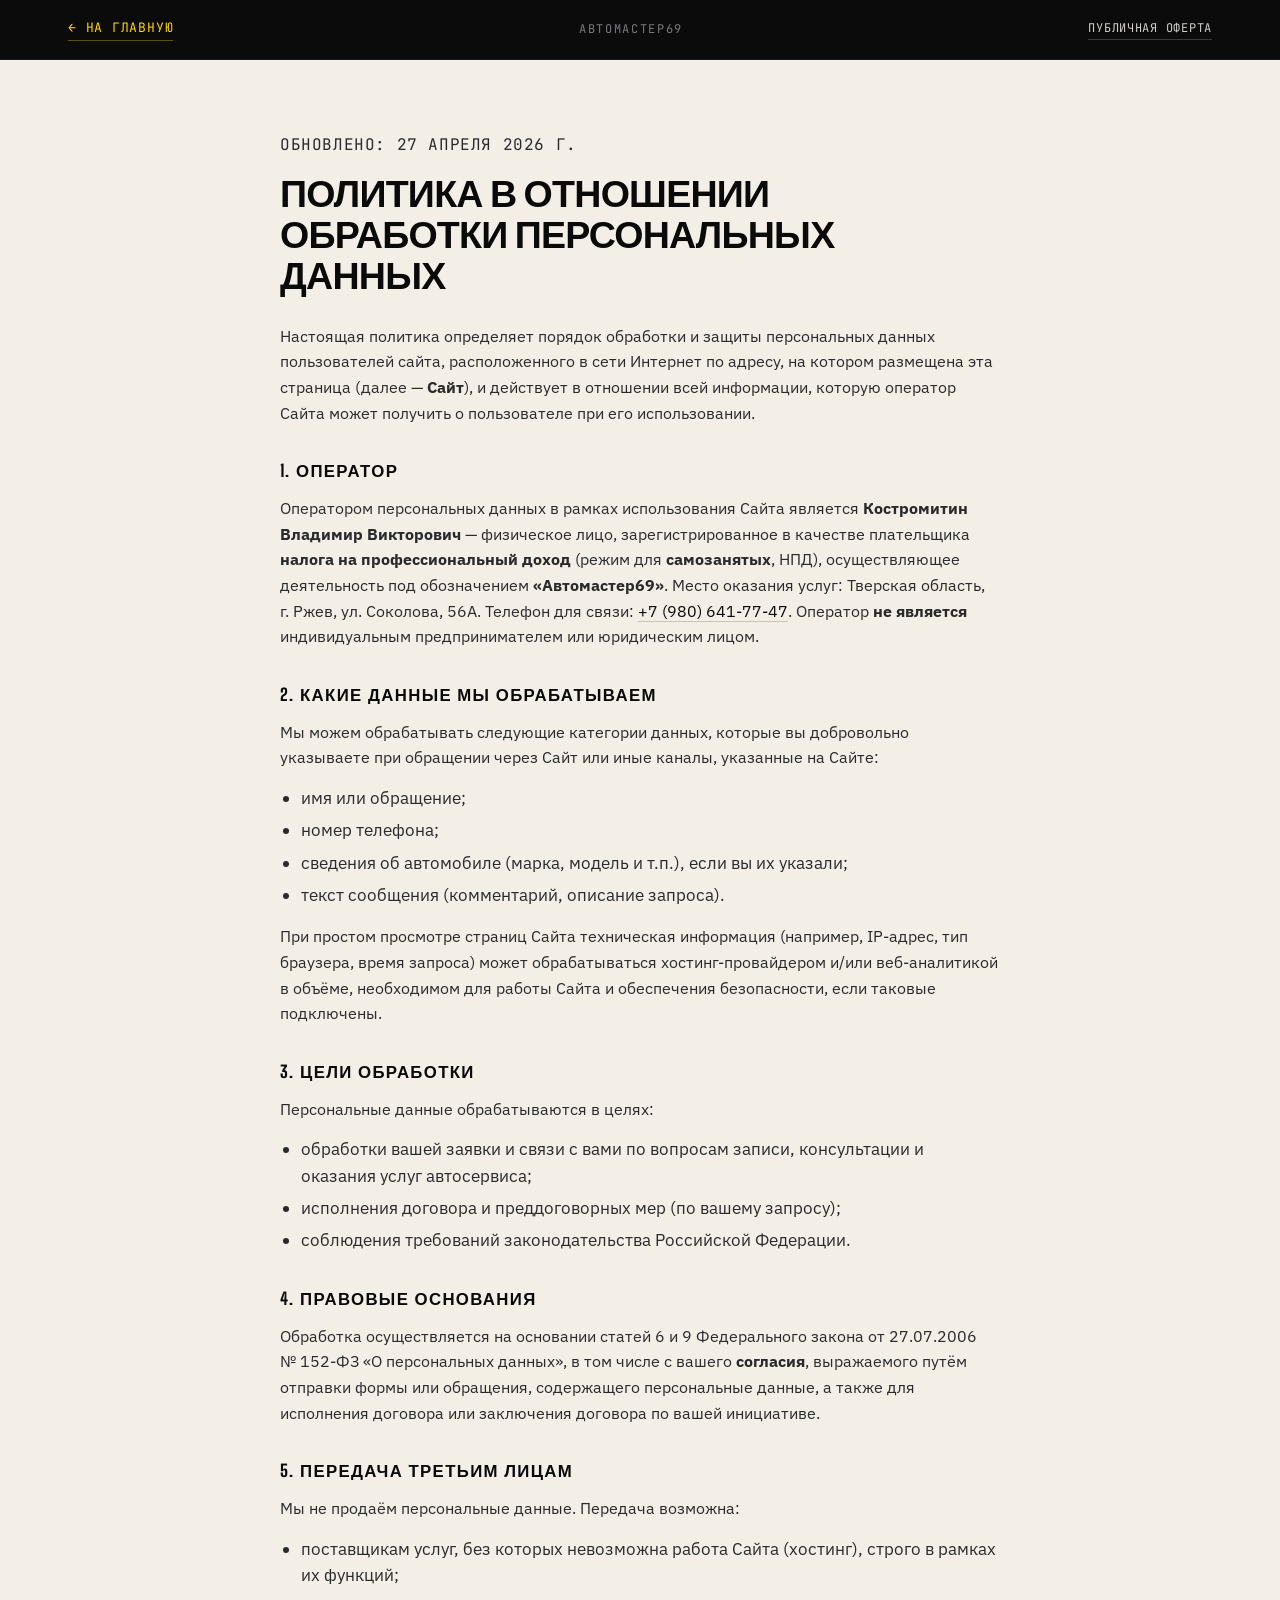
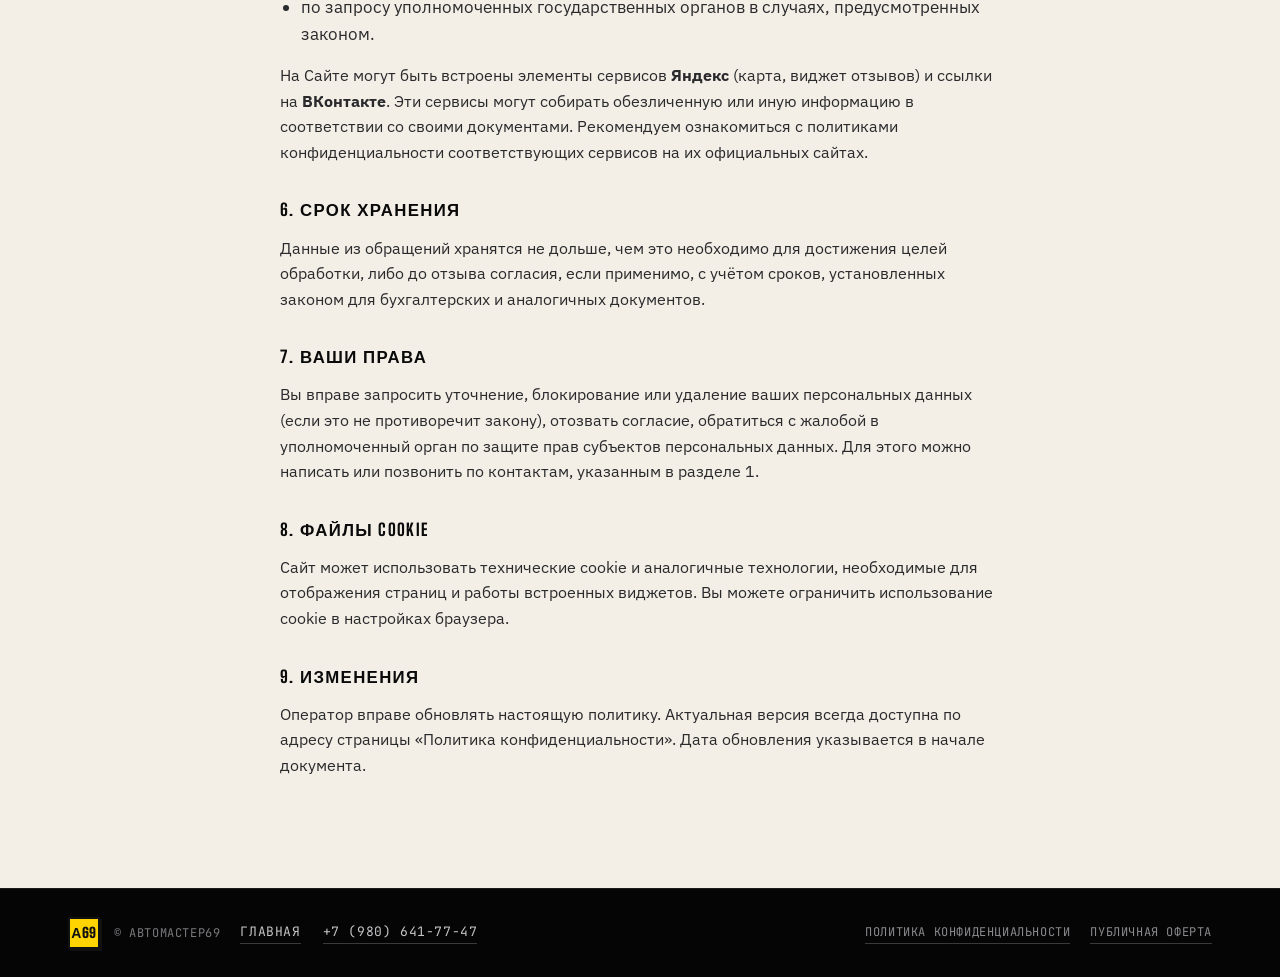
<file: privacy.html>
<!DOCTYPE html>
<html lang="ru">
<head>
  <meta charset="UTF-8">
  <meta name="viewport" content="width=device-width, initial-scale=1.0">
  <meta name="description" content="Политика конфиденциальности сайта Автомастер69. Обработка персональных данных посетителей.">
  <title>Политика конфиденциальности · Автомастер69</title>

  <link rel="preconnect" href="https://fonts.googleapis.com">
  <link rel="preconnect" href="https://fonts.gstatic.com" crossorigin>
  <link href="https://fonts.googleapis.com/css2?family=Big+Shoulders+Display:wght@700;800;900&family=IBM+Plex+Sans:wght@400;500;600&family=JetBrains+Mono:wght@400;500;700&display=swap" rel="stylesheet">

  <link rel="stylesheet" href="styles.css">
</head>
<body class="legal-body">

  <header class="legal-top">
    <div class="container legal-top__inner">
      <a class="legal-back mono" href="index.html">← На главную</a>
      <span class="legal-top__brand mono muted">АВТОМАСТЕР69</span>
      <a class="legal-top__cross mono" href="offer.html">Публичная оферта</a>
    </div>
  </header>

  <main class="container legal-doc" id="top">
    <p class="mono legal-doc__meta muted">Обновлено: 27&nbsp;апреля 2026&nbsp;г.</p>
    <h1 class="legal-doc__title">Политика в отношении обработки персональных данных</h1>

    <p>Настоящая политика определяет порядок обработки и защиты персональных данных пользователей сайта, расположенного в сети Интернет по адресу, на котором размещена эта страница (далее — <strong>Сайт</strong>), и действует в отношении всей информации, которую оператор Сайта может получить о пользователе при его использовании.</p>

    <h2>1. Оператор</h2>
    <p>Оператором персональных данных в рамках использования Сайта является <strong>Костромитин Владимир Викторович</strong> — физическое лицо, зарегистрированное в качестве плательщика <strong>налога на профессиональный доход</strong> (режим для <strong>самозанятых</strong>, НПД), осуществляющее деятельность под обозначением <strong>«Автомастер69»</strong>. Место оказания услуг: Тверская область, г.&nbsp;Ржев, ул.&nbsp;Соколова, 56А. Телефон для связи: <a href="tel:+79806417747">+7&nbsp;(980)&nbsp;641-77-47</a>. Оператор <strong>не является</strong> индивидуальным предпринимателем или юридическим лицом.</p>

    <h2>2. Какие данные мы обрабатываем</h2>
    <p>Мы можем обрабатывать следующие категории данных, которые вы добровольно указываете при обращении через Сайт или иные каналы, указанные на Сайте:</p>
    <ul>
      <li>имя или обращение;</li>
      <li>номер телефона;</li>
      <li>сведения об автомобиле (марка, модель и т.п.), если вы их указали;</li>
      <li>текст сообщения (комментарий, описание запроса).</li>
    </ul>
    <p>При простом просмотре страниц Сайта техническая информация (например, IP-адрес, тип браузера, время запроса) может обрабатываться хостинг-провайдером и/или веб-аналитикой в объёме, необходимом для работы Сайта и обеспечения безопасности, если таковые подключены.</p>

    <h2>3. Цели обработки</h2>
    <p>Персональные данные обрабатываются в целях:</p>
    <ul>
      <li>обработки вашей заявки и связи с вами по вопросам записи, консультации и оказания услуг автосервиса;</li>
      <li>исполнения договора и преддоговорных мер (по вашему запросу);</li>
      <li>соблюдения требований законодательства Российской Федерации.</li>
    </ul>

    <h2>4. Правовые основания</h2>
    <p>Обработка осуществляется на основании статей 6 и 9 Федерального закона от 27.07.2006 №&nbsp;152-ФЗ «О персональных данных», в том числе с вашего <strong>согласия</strong>, выражаемого путём отправки формы или обращения, содержащего персональные данные, а также для исполнения договора или заключения договора по вашей инициативе.</p>

    <h2>5. Передача третьим лицам</h2>
    <p>Мы не продаём персональные данные. Передача возможна:</p>
    <ul>
      <li>поставщикам услуг, без которых невозможна работа Сайта (хостинг), строго в рамках их функций;</li>
      <li>по запросу уполномоченных государственных органов в случаях, предусмотренных законом.</li>
    </ul>
    <p>На Сайте могут быть встроены элементы сервисов <strong>Яндекс</strong> (карта, виджет отзывов) и ссылки на <strong>ВКонтакте</strong>. Эти сервисы могут собирать обезличенную или иную информацию в соответствии со своими документами. Рекомендуем ознакомиться с политиками конфиденциальности соответствующих сервисов на их официальных сайтах.</p>

    <h2>6. Срок хранения</h2>
    <p>Данные из обращений хранятся не дольше, чем это необходимо для достижения целей обработки, либо до отзыва согласия, если применимо, с учётом сроков, установленных законом для бухгалтерских и аналогичных документов.</p>

    <h2>7. Ваши права</h2>
    <p>Вы вправе запросить уточнение, блокирование или удаление ваших персональных данных (если это не противоречит закону), отозвать согласие, обратиться с жалобой в уполномоченный орган по защите прав субъектов персональных данных. Для этого можно написать или позвонить по контактам, указанным в разделе&nbsp;1.</p>

    <h2>8. Файлы cookie</h2>
    <p>Сайт может использовать технические cookie и аналогичные технологии, необходимые для отображения страниц и работы встроенных виджетов. Вы можете ограничить использование cookie в настройках браузера.</p>

    <h2>9. Изменения</h2>
    <p>Оператор вправе обновлять настоящую политику. Актуальная версия всегда доступна по адресу страницы «Политика конфиденциальности». Дата обновления указывается в начале документа.</p>
  </main>

  <footer class="footer">
    <div class="container footer__inner">
      <div class="footer__block">
        <span class="brand__mark brand__mark--sm">А69</span>
        <span class="mono muted">© АВТОМАСТЕР69</span>
      </div>
      <div class="footer__contacts mono">
        <a href="index.html">Главная</a>
        <a href="tel:+79806417747">+7 (980) 641-77-47</a>
      </div>
      <div class="footer__meta mono muted">
        <a href="privacy.html" class="footer__legal" aria-current="page">Политика конфиденциальности</a>
        <a href="offer.html" class="footer__legal">Публичная оферта</a>
      </div>
    </div>
  </footer>

</body>
</html>
</file>
<file: styles.css>
/* =========================================================
   АВТОМАСТЕР69 · РЖЕВ
   Aesthetic: industrial / workshop-manual / editorial brutalism
   Palette:   matte black · hazard amber · concrete · bone white
   Fonts:     Big Shoulders Display (disp) · IBM Plex Sans (body) · JetBrains Mono (tech)
   ========================================================= */

:root {
  --bg:          #0b0b0c;
  --bg-2:        #111214;
  --surface:     #f3efe6;   /* bone white */
  --surface-2:   #e7e2d5;   /* concrete   */
  --ink:         #0a0a0b;
  --ink-soft:    #2a2a2d;
  --muted:       #7a7a7d;
  --rule:        #1d1e21;
  --rule-light:  #c9c3b3;

  --accent:      #ffd400;   /* hazard amber */
  --accent-2:    #ff5a1f;   /* signal orange */

  --f-disp: "Big Shoulders Display", "Oswald", "Impact", sans-serif;
  --f-body: "IBM Plex Sans", system-ui, sans-serif;
  --f-mono: "JetBrains Mono", ui-monospace, Menlo, monospace;

  --container: 1240px;
  --pad: clamp(20px, 4vw, 48px);
}

* { box-sizing: border-box; }

html { scroll-behavior: smooth; }

body {
  margin: 0;
  font-family: var(--f-body);
  font-size: 17px;
  line-height: 1.55;
  color: var(--ink);
  background: var(--surface);
  -webkit-font-smoothing: antialiased;
  text-rendering: optimizeLegibility;
  overflow-x: hidden;
}

img, svg { display: block; max-width: 100%; }

a { color: inherit; text-decoration: none; }

/* Grain overlay ---------------------------------------------------------- */
.grain {
  pointer-events: none;
  position: fixed; inset: 0; z-index: 99;
  opacity: .06; mix-blend-mode: multiply;
  background-image: url("data:image/svg+xml;utf8,<svg xmlns='http://www.w3.org/2000/svg' width='180' height='180'><filter id='n'><feTurbulence type='fractalNoise' baseFrequency='0.9' numOctaves='2' stitchTiles='stitch'/><feColorMatrix type='matrix' values='0 0 0 0 0  0 0 0 0 0  0 0 0 0 0  0 0 0 0.9 0'/></filter><rect width='100%' height='100%' filter='url(%23n)'/></svg>");
}

/* Container / sections --------------------------------------------------- */
.container {
  width: 100%;
  max-width: var(--container);
  margin: 0 auto;
  padding-left: var(--pad);
  padding-right: var(--pad);
}

.section {
  position: relative;
  padding: clamp(72px, 10vw, 140px) 0;
  border-top: 1px solid var(--rule-light);
}
.section + .section { border-top: 1px solid var(--rule-light); }

.section--mute { background: var(--surface-2); }

.section--dark {
  background: var(--bg);
  color: var(--surface);
  border-color: #1c1d20;
}
.section--dark .section-sub,
.section--dark .note { color: #b4b2ab; }

/* Hazard stripes --------------------------------------------------------- */
.hazard {
  height: 14px;
  background: repeating-linear-gradient(
    135deg,
    var(--accent) 0 22px,
    #111 22px 44px
  );
}
.hazard--top { position: absolute; top: 0; left: 0; right: 0; }

/* Topbar ----------------------------------------------------------------- */
.topbar {
  position: sticky; top: 0; z-index: 50;
  background: var(--bg);
  color: var(--surface);
  border-bottom: 1px solid #1a1b1e;
}
.topbar__inner {
  display: grid;
  grid-template-columns: auto 1fr auto;
  align-items: center;
  gap: 24px;
  padding-top: 14px; padding-bottom: 14px;
}

.brand {
  display: inline-flex; align-items: center; gap: 12px;
  color: var(--surface);
}
.brand__mark {
  display: inline-grid; place-items: center;
  width: 42px; height: 42px;
  font-family: var(--f-disp); font-weight: 900;
  font-size: 18px; letter-spacing: .5px;
  color: #111; background: var(--accent);
  border: 2px solid #111;
  box-shadow: 3px 3px 0 #111;
}
.brand__mark--sm { width: 32px; height: 32px; font-size: 14px; box-shadow: 2px 2px 0 #111; }
.brand__meta { display: flex; flex-direction: column; line-height: 1; }
.brand__name {
  font-family: var(--f-disp); font-weight: 900;
  font-size: 20px; letter-spacing: 1.5px;
}
.brand__num { color: var(--accent); }
.brand__sub {
  font-family: var(--f-mono); font-size: 11px;
  color: #9a9a9c; margin-top: 4px; letter-spacing: .3px;
}

.topnav {
  justify-self: center;
  display: flex; gap: 28px;
  font-family: var(--f-mono); font-size: 13px;
  text-transform: uppercase; letter-spacing: 1.2px;
}
.topnav a { position: relative; padding: 6px 0; color: #d6d5d0; }
.topnav a:hover { color: var(--accent); }
.topnav a::after {
  content: ""; position: absolute; left: 0; right: 100%; bottom: 0;
  height: 2px; background: var(--accent); transition: right .25s ease;
}
.topnav a:hover::after { right: 0; }

.topphone {
  font-family: var(--f-mono); font-size: 13px; letter-spacing: .3px;
  color: var(--surface);
  padding: 10px 14px;
  border: 1px solid #2b2c30;
}
.topphone:hover { border-color: var(--accent); color: var(--accent); }
.topphone .mono { color: var(--accent); margin-right: 6px; }

@media (max-width: 960px) {
  .topbar__inner { grid-template-columns: auto 1fr; row-gap: 10px; }
  .topnav { grid-column: 1 / -1; justify-self: start; overflow-x: auto; gap: 18px; }
  .topphone { grid-column: 2 / 3; justify-self: end; padding: 8px 10px; font-size: 12px; }
}

/* Typography primitives -------------------------------------------------- */
.mono {
  font-family: var(--f-mono);
  font-size: 12px;
  letter-spacing: .6px;
  text-transform: uppercase;
}
.muted { color: var(--muted); }

.section-tag {
  display: inline-flex; align-items: center; gap: 14px;
  padding: 6px 0 8px;
  border-bottom: 1px solid currentColor;
  margin-bottom: 28px;
  color: var(--ink-soft);
}
.section--dark .section-tag { color: #d6d5d0; border-color: #333; }

.section-head { margin-bottom: clamp(32px, 5vw, 56px); max-width: 880px; }

.section-title {
  font-family: var(--f-disp); font-weight: 900;
  font-size: clamp(2.4rem, 6vw, 4.6rem);
  line-height: .95; letter-spacing: -0.5px;
  text-transform: uppercase;
  margin: 0 0 18px;
}
.section-title em {
  font-style: normal;
  color: var(--accent-2);
}
.section--dark .section-title em { color: var(--accent); }
.section-title--lg { font-size: clamp(2.8rem, 7vw, 6rem); }

.section-sub {
  font-size: clamp(1rem, 1.3vw, 1.15rem);
  color: var(--ink-soft);
  max-width: 60ch;
}

.note {
  margin-top: 28px;
  font-family: var(--f-mono); font-size: 13px;
  color: var(--ink-soft);
}

/* Buttons ---------------------------------------------------------------- */
.actions {
  display: flex; flex-wrap: wrap; gap: 14px;
  margin-top: 32px;
}
.actions--lg { gap: 16px; margin-top: 40px; }

.btn {
  --bg: var(--ink);
  --fg: var(--surface);
  position: relative;
  display: inline-flex; align-items: center; gap: 12px;
  padding: 16px 22px;
  font-family: var(--f-disp); font-weight: 800;
  font-size: 1.05rem; letter-spacing: 1.4px;
  text-transform: uppercase;
  background: var(--bg); color: var(--fg);
  border: 2px solid var(--ink);
  transition: transform .2s ease, background .2s ease, color .2s ease, box-shadow .2s ease;
  cursor: pointer;
}
.btn:hover { transform: translate(-2px, -2px); box-shadow: 4px 4px 0 var(--ink); }
.btn:active { transform: translate(0,0); box-shadow: 0 0 0 var(--ink); }

.btn--primary {
  --bg: var(--accent);
  --fg: #0a0a0b;
  border-color: #0a0a0b;
}

.btn--ghost {
  --bg: transparent;
  --fg: var(--ink);
}

.btn--ghost-light {
  --bg: transparent;
  --fg: var(--surface);
  border-color: var(--surface);
}
.btn--ghost-light:hover { box-shadow: 4px 4px 0 var(--accent); }

.btn__arr { font-weight: 800; transition: transform .2s ease; }
.btn:hover .btn__arr { transform: translateX(4px); }

/* ============ HERO ============ */
.hero {
  position: relative;
  background: var(--bg);
  color: var(--surface);
  padding: clamp(80px, 12vw, 160px) 0 0;
  overflow: hidden;
  border-top: none;
}

.hero::before {
  content: "";
  position: absolute; inset: 0;
  background:
    radial-gradient(600px 400px at 85% 10%, rgba(255,212,0,.18), transparent 60%),
    radial-gradient(900px 500px at 10% 120%, rgba(255,90,31,.10), transparent 60%),
    linear-gradient(180deg, transparent 0%, rgba(0,0,0,.3) 100%);
  pointer-events: none;
}

.hero__inner {
  position: relative;
  display: grid;
  grid-template-columns: minmax(0, 1.25fr) minmax(320px, .9fr);
  grid-template-areas:
    "tag    tag"
    "title  photo"
    "aside  photo";
  column-gap: clamp(32px, 5vw, 72px);
  row-gap: clamp(36px, 5vw, 64px);
  align-items: end;
  padding-bottom: clamp(60px, 8vw, 100px);
}
.hero .section-tag { grid-area: tag; color: #b8b6ae; border-color: #2a2b2e; margin-bottom: 10px; }
.hero__title { grid-area: title; }
.hero__aside { grid-area: aside; }
.hero__photo { grid-area: photo; }

.hero__title {
  margin: 0;
  font-family: var(--f-disp); font-weight: 900;
  text-transform: uppercase;
  line-height: .88;
  letter-spacing: -1px;
  font-size: clamp(3rem, 10vw, 9rem);
}
.hero__title .line { display: block; }
.hero__title .line--accent {
  color: var(--accent);
  position: relative;
  padding-left: .15em;
}
.hero__title .line--thin {
  font-weight: 700;
  font-style: italic;
  color: #cfcec6;
  font-size: .55em;
  letter-spacing: -.5px;
  padding-left: .4em;
  margin-top: .35em;
  text-transform: none;
  font-family: var(--f-body);
  line-height: 1.1;
  font-weight: 400;
}

.hero__aside .lead {
  font-size: clamp(1rem, 1.3vw, 1.15rem);
  color: #d6d5ce;
  max-width: 46ch;
}

.stats {
  list-style: none; padding: 0; margin: 32px 0 0;
  display: grid;
  grid-template-columns: repeat(4, 1fr);
  border-top: 1px solid #27282b;
  border-bottom: 1px solid #27282b;
}
.stats li {
  padding: 18px 10px 18px 0;
  border-right: 1px solid #27282b;
}
.stats li:last-child { border-right: none; }
.stats__num {
  display: block;
  font-family: var(--f-disp); font-weight: 900;
  font-size: clamp(2.2rem, 4vw, 3.4rem);
  line-height: 1; color: var(--accent);
}
.stats__lbl {
  display: block; margin-top: 6px;
  font-family: var(--f-mono); font-size: 11px;
  color: #aeada6; letter-spacing: .4px; text-transform: uppercase;
}

@media (max-width: 960px) {
  .hero__inner {
    grid-template-columns: 1fr;
    grid-template-areas:
      "tag"
      "title"
      "photo"
      "aside";
    gap: 32px;
  }
  .stats { grid-template-columns: repeat(2, 1fr); }
  .stats li:nth-child(2) { border-right: none; }
  .stats li:nth-child(-n+2) { border-bottom: 1px solid #27282b; }
}

/* ============ HERO PHOTO ============ */
.hero__photo {
  position: relative;
  margin: 0;
  align-self: stretch;
  display: flex;
  flex-direction: column;
  max-width: 480px;
  justify-self: end;
  width: 100%;
}
.hero__photo-frame {
  position: relative;
  aspect-ratio: 3 / 4;
  overflow: hidden;
  border: 2px solid var(--accent);
  background: #0a0a0b;
  box-shadow:
    10px 10px 0 var(--accent),
    10px 10px 0 2px #0a0a0b;
  transition: transform .35s cubic-bezier(.2,.7,.2,1), box-shadow .35s ease;
}
.hero__photo-frame:hover {
  transform: translate(-4px, -4px);
  box-shadow:
    14px 14px 0 var(--accent),
    14px 14px 0 2px #0a0a0b;
}
.hero__photo-frame img {
  width: 100%;
  height: 100%;
  object-fit: cover;
  object-position: center 22%;
  filter: contrast(1.08) saturate(.85) brightness(.95);
  transition: filter .4s ease, transform .6s cubic-bezier(.2,.7,.2,1);
}
.hero__photo-frame:hover img {
  filter: contrast(1.12) saturate(1) brightness(1);
  transform: scale(1.03);
}
.hero__photo-frame::after {
  /* subtle duotone/vignette to blend with palette */
  content: "";
  position: absolute; inset: 0;
  background:
    linear-gradient(180deg, transparent 55%, rgba(10,10,11,.55) 100%),
    linear-gradient(215deg, rgba(255,212,0,.12), transparent 40%);
  pointer-events: none;
  mix-blend-mode: multiply;
}

.hero__photo-badge {
  position: absolute;
  top: 14px;
  left: 14px;
  z-index: 2;
  display: inline-flex;
  align-items: center;
  padding: 8px 12px 8px 14px;
  background: var(--accent);
  color: #0a0a0b;
  border: 2px solid #0a0a0b;
  box-shadow: 3px 3px 0 #0a0a0b;
}
.hero__photo-badge .mono {
  font-weight: 700;
  font-size: 11px;
  letter-spacing: 1.2px;
  color: #0a0a0b;
}
.hero__photo-badge::before {
  content: "●";
  color: #0a0a0b;
  font-size: 10px;
  margin-right: 8px;
  animation: blink 1.6s ease-in-out infinite;
}
@keyframes blink {
  0%, 60%, 100% { opacity: 1; }
  70%, 90%      { opacity: .2; }
}

.hero__photo-corner {
  position: absolute;
  right: -2px;
  bottom: -2px;
  width: 110px;
  height: 28px;
  z-index: 2;
  background: repeating-linear-gradient(
    135deg,
    var(--accent) 0 14px,
    #0a0a0b 14px 28px
  );
  border-left: 2px solid #0a0a0b;
  border-top: 2px solid #0a0a0b;
}

.hero__photo-strip {
  display: flex;
  justify-content: space-between;
  align-items: center;
  gap: 14px;
  margin-top: 14px;
  padding: 12px 14px;
  background: #0a0a0b;
  border: 2px solid var(--accent);
  color: #e9e6dc;
}
.hero__photo-strip .mono { font-size: 11px; letter-spacing: 1.5px; }
.hero__photo-strip .accent { color: var(--accent); font-weight: 700; }

@media (max-width: 960px) {
  .hero__photo { justify-self: start; max-width: 420px; }
}

/* Ticker ---------------------------------------------------------------- */
.ticker {
  position: relative;
  overflow: hidden;
  border-top: 1px solid #1d1e21;
  border-bottom: 1px solid #1d1e21;
  background: #0a0a0b;
  padding: 18px 0;
  color: var(--accent);
}
.ticker__track {
  display: inline-flex;
  gap: 42px;
  white-space: nowrap;
  animation: tick 45s linear infinite;
  font-family: var(--f-disp); font-weight: 800;
  font-size: 1.25rem; letter-spacing: 2px;
  text-transform: uppercase;
}
.ticker__track span { color: var(--accent); }
@keyframes tick {
  from { transform: translateX(0); }
  to   { transform: translateX(-50%); }
}

/* ============ SERVICES ============ */
.svc-grid {
  list-style: none; padding: 0; margin: 0;
  display: grid;
  grid-template-columns: repeat(auto-fill, minmax(260px, 1fr));
  border: 1px solid var(--rule-light);
}
.svc-grid li {
  position: relative;
  padding: 22px 22px 24px;
  display: grid;
  grid-template-columns: auto 1fr;
  grid-template-rows: auto auto;
  column-gap: 14px;
  border-right: 1px solid var(--rule-light);
  border-bottom: 1px solid var(--rule-light);
  background: var(--surface);
  transform-style: preserve-3d;
  transition: background .2s ease, transform .25s cubic-bezier(.2,.7,.2,1);
}
.svc-grid li:hover { background: #fff; }
.svc-grid li:hover i { color: var(--accent-2); }

.svc-grid i {
  grid-row: 1 / span 2;
  font-style: normal;
  font-family: var(--f-mono);
  font-weight: 700;
  font-size: 13px;
  color: var(--muted);
  align-self: start;
  padding-top: 4px;
}
.svc-grid b {
  font-family: var(--f-disp); font-weight: 800;
  font-size: 1.5rem;
  letter-spacing: .5px;
  text-transform: uppercase;
  line-height: 1.05;
}
.svc-grid span {
  grid-column: 2;
  font-family: var(--f-mono); font-size: 12px;
  color: var(--muted); margin-top: 6px;
  letter-spacing: .4px;
}

.callout {
  margin-top: 28px;
  padding: 22px 24px;
  background: var(--ink);
  color: var(--surface);
  border-left: 6px solid var(--accent);
  font-size: 1.05rem;
}
.callout .mono { color: var(--accent); margin-right: 10px; }
.callout--accent { background: var(--accent); color: #0a0a0b; border-left-color: #0a0a0b; }
.callout--accent .mono { color: #0a0a0b; }

/* ============ SYMPTOMS ============ */
.symptoms {
  display: grid;
  grid-template-columns: repeat(auto-fit, minmax(260px, 1fr));
  gap: 0;
  border: 1px solid #222326;
}
.symptoms article {
  padding: 26px 24px;
  border-right: 1px solid #222326;
  border-bottom: 1px solid #222326;
  transition: background .2s ease;
}
.symptoms article:hover { background: #141518; }
.symptoms h3 {
  font-family: var(--f-disp); font-weight: 800;
  font-size: 1.35rem; text-transform: uppercase;
  letter-spacing: .5px; margin: 0 0 8px;
  color: var(--accent);
}
.symptoms p { margin: 0; color: #c9c8c1; font-size: .98rem; }

/* ============ SPLIT (any cars, about) ============ */
.split {
  display: grid;
  grid-template-columns: 1.1fr 1fr;
  gap: clamp(30px, 5vw, 80px);
  align-items: start;
}
.split__text p { font-size: 1.08rem; }
@media (max-width: 860px) { .split { grid-template-columns: 1fr; } }

.tags {
  display: flex; flex-wrap: wrap; gap: 8px;
  margin-top: 20px;
}
.tags span {
  font-family: var(--f-mono);
  font-size: 12px;
  padding: 8px 12px;
  border: 1px solid var(--ink);
  background: var(--surface);
  text-transform: uppercase; letter-spacing: .4px;
}

.ticks { list-style: none; padding: 0; margin: 12px 0 0; }
.ticks li {
  position: relative;
  padding: 10px 0 10px 34px;
  border-bottom: 1px dashed var(--rule-light);
  font-size: 1.05rem;
}
.ticks li::before {
  content: "✓";
  position: absolute; left: 0; top: 50%; transform: translateY(-50%);
  width: 22px; height: 22px;
  display: grid; place-items: center;
  background: var(--accent); color: #0a0a0b;
  font-weight: 900; font-size: 14px;
}

/* ============ STEPS ============ */
.steps {
  list-style: none; padding: 0; margin: 0;
  counter-reset: step;
  display: grid;
  grid-template-columns: repeat(auto-fit, minmax(280px, 1fr));
  gap: 0;
  border-top: 1px solid var(--rule-light);
  border-left: 1px solid var(--rule-light);
}
.steps li {
  padding: 28px 26px 32px;
  border-right: 1px solid var(--rule-light);
  border-bottom: 1px solid var(--rule-light);
  background: var(--surface);
  position: relative;
  transition: background .2s ease, transform .2s ease;
}
.steps li:hover { background: #fff; transform: translateY(-3px); }
.step__num {
  display: inline-block;
  font-family: var(--f-disp); font-weight: 900;
  font-size: 3.2rem; line-height: 1;
  color: var(--accent-2);
  margin-bottom: 10px;
  letter-spacing: -1px;
}
.steps h3 {
  font-family: var(--f-disp); font-weight: 800;
  font-size: 1.5rem; text-transform: uppercase;
  letter-spacing: .5px; margin: 0 0 8px;
}
.steps p { margin: 0; color: var(--ink-soft); }

/* ============ APPROACH ============ */
.approach {
  display: grid;
  grid-template-columns: repeat(auto-fit, minmax(260px, 1fr));
  gap: 24px;
}
.approach article {
  padding: 28px 24px;
  border: 1px solid #28292c;
  background: #101113;
  position: relative;
  transition: transform .2s ease, border-color .2s ease;
}
.approach article:hover { transform: translateY(-4px); border-color: var(--accent); }
.approach .mono {
  color: var(--accent); font-size: 13px;
  border-bottom: 1px solid #28292c;
  padding-bottom: 10px; margin-bottom: 14px;
  display: block;
}
.approach h3 {
  font-family: var(--f-disp); font-weight: 800;
  font-size: 1.6rem; text-transform: uppercase;
  margin: 0 0 10px; color: var(--surface);
}
.approach p { margin: 0; color: #c9c8c1; }

/* ============ RESULT ============ */
.result {
  list-style: none; padding: 0; margin: 0;
  display: grid;
  grid-template-columns: repeat(auto-fit, minmax(280px, 1fr));
  border-top: 3px solid var(--ink);
}
.result li {
  padding: 26px 4px;
  border-bottom: 1px solid var(--rule-light);
  border-right: 1px solid var(--rule-light);
  padding-right: 24px;
}
.result li:last-child { border-right: none; }
.result b {
  display: block;
  font-family: var(--f-disp); font-weight: 800;
  font-size: 1.6rem; text-transform: uppercase;
  letter-spacing: .3px; margin-bottom: 8px;
}
.result span { color: var(--ink-soft); }

/* ============ FEARS ============ */
.fears {
  display: grid;
  grid-template-columns: repeat(auto-fit, minmax(320px, 1fr));
  gap: 18px;
}
.fears article {
  padding: 26px 24px;
  background: var(--surface);
  border: 1px solid var(--ink);
  box-shadow: 6px 6px 0 var(--ink);
  transition: transform .2s ease, box-shadow .2s ease;
}
.fears article:hover {
  transform: translate(-3px, -3px);
  box-shadow: 9px 9px 0 var(--accent);
}
.fears__q {
  font-family: var(--f-disp); font-weight: 800;
  font-size: 1.45rem; text-transform: uppercase;
  letter-spacing: .3px; margin: 0 0 12px;
  color: var(--ink);
}
.fears__a {
  margin: 0; font-size: 1.02rem; color: var(--ink-soft);
  display: flex; gap: 10px; align-items: baseline;
}
.fears .arr {
  font-family: var(--f-mono); color: var(--accent-2);
  font-weight: 700; font-size: 1.2rem;
}

/* ============ INVOICE (PRICES) ============ */
.invoice {
  max-width: 820px;
  margin: 0 auto;
  background: var(--surface);
  border: 2px solid var(--ink);
  box-shadow: 10px 10px 0 var(--ink);
  font-family: var(--f-mono);
}
.invoice__head,
.invoice__foot {
  display: flex; justify-content: space-between; gap: 20px;
  padding: 14px 22px;
  font-size: 12px;
  background: var(--ink); color: var(--surface);
}
.invoice__foot { background: transparent; color: var(--ink-soft); border-top: 1px dashed var(--ink); }
.invoice__head .muted { color: #9a9a94; }

.invoice__list { list-style: none; padding: 0; margin: 0; }
.invoice__list li {
  display: grid;
  grid-template-columns: 1fr auto auto;
  align-items: center;
  padding: 18px 22px;
  border-bottom: 1px dashed var(--rule-light);
  font-family: var(--f-body);
}
.invoice__list li:last-child { border-bottom: none; }
.invoice__list span { font-size: 1.05rem; }
.invoice__list em {
  font-style: normal;
  height: 1px; margin: 0 18px;
  border-bottom: 1px dotted var(--ink);
  min-width: 40px;
}
.invoice__list strong {
  font-family: var(--f-disp); font-weight: 900;
  font-size: 1.5rem; letter-spacing: .5px;
  white-space: nowrap;
}

@media (max-width: 560px) {
  .invoice__list li { grid-template-columns: 1fr auto; }
  .invoice__list em { display: none; }
}

/* ============ REVIEWS ============ */
.reviews {
  display: grid;
  grid-template-columns: repeat(auto-fit, minmax(280px, 1fr));
  gap: 20px;
}
.reviews article {
  padding: 26px 24px;
  background: #141518;
  border: 1px solid #28292c;
  position: relative;
}
.reviews article::before {
  content: "“";
  position: absolute; top: -28px; left: 14px;
  font-family: var(--f-disp); font-size: 7rem;
  color: var(--accent); line-height: 1;
}
.reviews__stars {
  color: var(--accent);
  font-size: 1.1rem; letter-spacing: 3px;
  margin-bottom: 12px;
}
.reviews p { color: #dcdbd4; font-size: 1rem; margin: 0 0 14px; }
.reviews footer { border-top: 1px solid #28292c; padding-top: 10px; }

/* Виджет отзывов Яндекс.Карт (официальный iframe) */
.yandex-reviews-wrap {
  position: relative;
  max-width: min(760px, 100%);
  margin: 8px auto 0;
}
.yandex-reviews-frame {
  display: block;
  width: 100%;
  height: min(640px, 85vh);
  min-height: 500px;
  background: #fff;
  border: 2px solid #2a2b2e;
  box-shadow: 6px 6px 0 rgba(0, 0, 0, 0.35);
}
.yandex-reviews-caption {
  display: inline-block;
  margin-top: 14px;
  font-size: 13px;
  color: #b4b3ac;
  letter-spacing: 0.04em;
  border-bottom: 1px solid #4a4a4d;
  padding-bottom: 2px;
}
.yandex-reviews-caption:hover {
  color: var(--accent);
  border-color: var(--accent);
}

/* ============ FAQ ============ */
.faq {
  max-width: 900px;
  margin: 0 auto;
  border-top: 2px solid var(--ink);
}
.faq details {
  border-bottom: 1px solid var(--ink);
  padding: 22px 6px;
  transition: background .2s ease;
}
.faq details[open] { background: #fff; }
.faq summary {
  cursor: pointer;
  list-style: none;
  display: flex; align-items: baseline; gap: 14px;
  font-family: var(--f-disp); font-weight: 800;
  font-size: clamp(1.2rem, 2vw, 1.6rem);
  text-transform: uppercase;
  letter-spacing: .3px;
  position: relative;
  padding-right: 40px;
}
.faq summary::-webkit-details-marker { display: none; }
.faq summary::after {
  content: "+";
  position: absolute; right: 4px; top: 50%;
  transform: translateY(-50%);
  font-family: var(--f-mono); font-weight: 700;
  font-size: 1.8rem;
  color: var(--accent-2);
  transition: transform .2s ease;
}
.faq details[open] summary::after { content: "×"; transform: translateY(-50%) rotate(0deg); }
.faq summary .mono {
  color: var(--muted);
  font-size: 12px;
  padding-right: 10px;
  border-right: 1px solid var(--rule-light);
  margin-right: 4px;
}
.faq details p {
  margin: 14px 0 0;
  padding-left: calc(12px + 4ch + 10px);
  color: var(--ink-soft);
  font-size: 1.05rem;
  max-width: 70ch;
}

/* ============ CTA ============ */
.cta {
  background: var(--bg);
  color: var(--surface);
  padding-top: 40px;
  padding-bottom: 0;
  border-top: none;
  position: relative;
}
.cta__inner {
  padding-top: clamp(80px, 10vw, 140px);
  padding-bottom: clamp(80px, 10vw, 140px);
}
.cta .section-tag { color: #cfceca; border-color: #2a2b2e; }

.cta__title {
  font-family: var(--f-disp); font-weight: 900;
  font-size: clamp(3rem, 10vw, 8rem);
  line-height: .9;
  text-transform: uppercase;
  margin: 0 0 20px;
  letter-spacing: -1px;
}
.cta__em { color: var(--accent); font-style: italic; }
.cta__lead { max-width: 60ch; color: #cfcec6; font-size: 1.1rem; }

.cta__address {
  margin: 28px 0 0;
  font-style: normal;
  font-size: 1.05rem;
  color: #e8e6df;
  display: flex; flex-wrap: wrap; align-items: baseline; gap: 10px 14px;
  max-width: 52ch;
  line-height: 1.45;
}
.cta__address .mono { color: var(--accent); flex-shrink: 0; }

.cta__grid {
  display: grid;
  grid-template-columns: 1fr 1fr;
  gap: clamp(24px, 4vw, 40px);
  margin-top: 40px;
  align-items: start;
}
@media (max-width: 900px) {
  .cta__grid { grid-template-columns: 1fr; }
}

.cta__map-frame {
  position: relative;
  border: 2px solid #2a2b2e;
  background: #121214;
  overflow: hidden;
  box-shadow: 6px 6px 0 #050506;
}
.cta__map-frame iframe {
  display: block;
  width: 100%;
  height: min(420px, 55vw);
  min-height: 280px;
}
.cta__map-link {
  display: inline-block;
  margin-top: 14px;
  font-size: 13px;
  color: #cfcec6;
  letter-spacing: 0.04em;
  border-bottom: 1px solid #4a4a4d;
  padding-bottom: 2px;
}
.cta__map-link:hover { color: var(--accent); border-color: var(--accent); }

.booking-form {
  background: #121214;
  border: 2px solid #2a2b2e;
  padding: clamp(22px, 4vw, 32px);
  box-shadow: 6px 6px 0 #050506;
}
.booking-form__title {
  font-family: var(--f-disp);
  font-weight: 800;
  font-size: 1.35rem;
  text-transform: uppercase;
  letter-spacing: 0.06em;
  margin: 0 0 8px;
  color: var(--surface);
}
.booking-form__hint {
  margin: 0 0 22px;
  font-size: 0.95rem;
  line-height: 1.45;
  color: #9e9d98;
}
.booking-form__field {
  display: block;
  margin-bottom: 18px;
}
.booking-form__lbl {
  display: block;
  font-size: 11px;
  letter-spacing: 0.12em;
  color: var(--accent);
  margin-bottom: 8px;
}
.booking-form input,
.booking-form textarea {
  width: 100%;
  font-family: var(--f-body);
  font-size: 1rem;
  padding: 14px 16px;
  color: var(--surface);
  background: #0a0a0b;
  border: 1px solid #2f3034;
  border-radius: 0;
  transition: border-color .2s ease, box-shadow .2s ease;
}
.booking-form input::placeholder,
.booking-form textarea::placeholder { color: #5c5c5f; }
.booking-form input:focus,
.booking-form textarea:focus {
  outline: none;
  border-color: var(--accent);
  box-shadow: 0 0 0 1px var(--accent);
}
.booking-form textarea { resize: vertical; min-height: 120px; }
.booking-form__submit { width: 100%; justify-content: center; margin-top: 8px; }
.booking-form__legal {
  margin: 16px 0 0;
  text-align: center;
  font-size: 12px;
  letter-spacing: 0.04em;
}
.booking-form__legal a {
  color: #9e9d98;
  border-bottom: 1px solid #4a4a4d;
  padding-bottom: 1px;
  transition: color .2s ease, border-color .2s ease;
}
.booking-form__legal a:hover { color: var(--accent); border-color: var(--accent); }
.booking-form__legal-sep {
  display: inline-block;
  margin: 0 8px;
  color: #5c5c5f;
  user-select: none;
}

/* ============ LEGAL (privacy) ============ */
.legal-body { background: var(--surface); }
.legal-top {
  background: var(--bg);
  color: var(--surface);
  border-bottom: 1px solid #1a1b1e;
  padding: 18px 0;
}
.legal-top__inner {
  display: flex;
  flex-wrap: wrap;
  align-items: center;
  justify-content: space-between;
  gap: 12px 20px;
}
.legal-back {
  font-size: 13px;
  color: var(--accent);
  letter-spacing: 0.06em;
  border-bottom: 1px solid rgba(255, 212, 0, 0.35);
  padding-bottom: 2px;
}
.legal-back:hover { color: #ffe566; border-color: #ffe566; }
.legal-top__brand { font-size: 12px; letter-spacing: 0.14em; }
.legal-top__cross {
  font-size: 12px;
  letter-spacing: 0.06em;
  color: #cfcec6;
  border-bottom: 1px solid #3a3a3d;
  padding-bottom: 2px;
  transition: color .2s ease, border-color .2s ease;
}
.legal-top__cross:hover { color: var(--accent); border-color: var(--accent); }
.legal-doc {
  padding: clamp(40px, 8vw, 72px) var(--pad) clamp(56px, 10vw, 96px);
  max-width: calc(72ch + var(--pad) * 2);
}
.legal-doc__meta { font-size: 12px; margin: 0 0 12px; }
.legal-doc__title {
  font-family: var(--f-disp);
  font-weight: 900;
  font-size: clamp(1.75rem, 5vw, 2.35rem);
  text-transform: uppercase;
  letter-spacing: -0.02em;
  line-height: 1.1;
  margin: 0 0 28px;
  color: var(--ink);
}
.legal-doc h2 {
  font-family: var(--f-disp);
  font-weight: 800;
  font-size: 1.05rem;
  text-transform: uppercase;
  letter-spacing: 0.08em;
  margin: 32px 0 12px;
  color: var(--ink);
}
.legal-doc p {
  margin: 0 0 14px;
  color: var(--ink-soft);
  font-size: 1rem;
  line-height: 1.6;
}
.legal-doc ul {
  margin: 0 0 16px;
  padding-left: 1.25em;
  color: var(--ink-soft);
  line-height: 1.55;
}
.legal-doc li { margin-bottom: 6px; }
.legal-doc__fine { font-size: 0.95rem; line-height: 1.55; }
.legal-doc a {
  color: var(--ink);
  border-bottom: 1px solid var(--rule-light);
  transition: color .2s ease, border-color .2s ease;
}
.legal-doc a:hover { color: var(--accent-2); border-color: var(--accent-2); }

/* ============ FOOTER ============ */
.footer {
  background: #050506;
  color: #8a8a8d;
  padding: 28px 0;
  border-top: 1px solid #1a1b1e;
}
.footer__inner {
  display: flex; justify-content: space-between; align-items: center;
  gap: 20px; flex-wrap: wrap;
}
.footer__block { display: inline-flex; align-items: center; gap: 14px; }
.footer__contacts {
  display: flex; flex-wrap: wrap; align-items: center;
  gap: 12px 22px;
  font-size: 13px;
}
.footer__contacts a {
  color: #c4c4c6;
  border-bottom: 1px solid #3a3a3d;
  padding-bottom: 1px;
  transition: color .2s ease, border-color .2s ease;
}
.footer__contacts a:hover { color: var(--accent); border-color: var(--accent); }
.footer__addr { line-height: 1.4; max-width: 280px; }
.footer__meta {
  margin-left: auto;
  display: flex;
  flex-wrap: wrap;
  align-items: center;
  gap: 12px 20px;
}
.footer__legal {
  color: #8a8a8d;
  border-bottom: 1px solid #3a3a3d;
  padding-bottom: 1px;
  font-size: 12px;
  letter-spacing: 0.05em;
  transition: color .2s ease, border-color .2s ease;
}
.footer__legal:hover { color: var(--accent); border-color: var(--accent); }
@media (max-width: 640px) {
  .footer__meta { margin-left: 0; flex: 1 1 100%; }
}

/* ============ MICRO-INTERACTIONS ============ */
@media (prefers-reduced-motion: no-preference) {
  .hero__title .line,
  .hero__aside,
  .hero .section-tag {
    opacity: 0;
    transform: translateY(30px);
  }
  .hero__photo { opacity: 0; transition: opacity .9s cubic-bezier(.2,.7,.2,1) .25s; }
  body.is-loaded .hero__photo { opacity: 1; }

  body.is-loaded .hero__title .line {
    animation: rise .8s cubic-bezier(.2,.7,.2,1) forwards;
  }
  body.is-loaded .hero__title .line:nth-child(1) { animation-delay: .05s; }
  body.is-loaded .hero__title .line:nth-child(2) { animation-delay: .20s; }
  body.is-loaded .hero__title .line:nth-child(3) { animation-delay: .35s; }
  body.is-loaded .hero__title .line:nth-child(4) { animation-delay: .55s; }

  body.is-loaded .hero__aside       { animation: rise .9s .6s cubic-bezier(.2,.7,.2,1) forwards; }
  body.is-loaded .hero .section-tag { animation: rise .6s 0s cubic-bezier(.2,.7,.2,1) forwards; }
}
@keyframes rise {
  to { opacity: 1; transform: translateY(0); }
}

/* ============ SELECTION ============ */
::selection { background: var(--accent); color: #0a0a0b; }

/* =========================================================
   ANIMATIONS · JS-DRIVEN BUNDLE
   ========================================================= */

/* Scroll progress (hazard bar) */
.scroll-progress {
  position: fixed;
  inset: 0 0 auto 0;
  height: 4px;
  z-index: 100;
  background: transparent;
  pointer-events: none;
}
.scroll-progress span {
  display: block;
  height: 100%;
  width: 0%;
  background: repeating-linear-gradient(
    135deg,
    var(--accent) 0 10px,
    #0a0a0b 10px 20px
  );
  transition: width .08s linear;
}

/* Scroll reveal */
[data-reveal] {
  opacity: 0;
  transform: translateY(28px);
  transition:
    opacity .7s cubic-bezier(.2,.7,.2,1),
    transform .7s cubic-bezier(.2,.7,.2,1);
  will-change: transform, opacity;
}
[data-reveal="left"]  { transform: translateX(-32px); }
[data-reveal="right"] { transform: translateX(32px); }
[data-reveal].is-in {
  opacity: 1;
  transform: translate(0, 0);
}

/* Stagger children when parent has data-reveal-group */
[data-reveal-group] > *        { opacity: 0; transform: translateY(22px); transition: opacity .6s ease, transform .6s cubic-bezier(.2,.7,.2,1); }
[data-reveal-group].is-in > *  { opacity: 1; transform: translateY(0); }
[data-reveal-group].is-in > *:nth-child(1)  { transition-delay: .02s; }
[data-reveal-group].is-in > *:nth-child(2)  { transition-delay: .07s; }
[data-reveal-group].is-in > *:nth-child(3)  { transition-delay: .12s; }
[data-reveal-group].is-in > *:nth-child(4)  { transition-delay: .17s; }
[data-reveal-group].is-in > *:nth-child(5)  { transition-delay: .22s; }
[data-reveal-group].is-in > *:nth-child(6)  { transition-delay: .27s; }
[data-reveal-group].is-in > *:nth-child(7)  { transition-delay: .32s; }
[data-reveal-group].is-in > *:nth-child(8)  { transition-delay: .37s; }
[data-reveal-group].is-in > *:nth-child(9)  { transition-delay: .42s; }
[data-reveal-group].is-in > *:nth-child(10) { transition-delay: .47s; }
[data-reveal-group].is-in > *:nth-child(11) { transition-delay: .52s; }
[data-reveal-group].is-in > *:nth-child(12) { transition-delay: .57s; }
[data-reveal-group].is-in > *:nth-child(13) { transition-delay: .62s; }
[data-reveal-group].is-in > *:nth-child(14) { transition-delay: .67s; }

/* Tilt on cards */
.tilt {
  transform-style: preserve-3d;
  transition: transform .25s cubic-bezier(.2,.7,.2,1), box-shadow .25s ease;
}
.tilt > * { transform: translateZ(0); }

/* FAQ smooth expand */
.faq details {
  --faq-dur: .35s;
}
.faq details > *:not(summary) {
  display: grid;
  grid-template-rows: 0fr;
  transition: grid-template-rows var(--faq-dur) cubic-bezier(.2,.7,.2,1),
              margin var(--faq-dur) ease,
              opacity var(--faq-dur) ease;
  opacity: 0;
  margin-top: 0 !important;
  overflow: hidden;
}
.faq details > *:not(summary) > * {
  min-height: 0;
  overflow: hidden;
}
.faq details[open] > *:not(summary) {
  grid-template-rows: 1fr;
  opacity: 1;
  margin-top: 14px !important;
}

/* Hero photo parallax */
.hero__photo { will-change: transform; }

/* Magnetic buttons - reset transform source */
.btn--primary { will-change: transform; }

/* Reduced motion - kill heavy animations */
@media (prefers-reduced-motion: reduce) {
  [data-reveal],
  [data-reveal-group] > * {
    opacity: 1 !important;
    transform: none !important;
    transition: none !important;
  }
  .scroll-progress span { transition: none; }
  .ticker__track, .price-marquee__track { animation: none; }
  .hero__title .line { animation: none !important; opacity: 1 !important; transform: none !important; }
}

/* =========================================================
   EXTENDED MOTION PACK
   ========================================================= */

.svg-defs { position: absolute; width: 0; height: 0; overflow: hidden; }

/* ---------- Speedometer Preloader ---------- */
.preloader {
  position: fixed; inset: 0; z-index: 9999;
  display: grid; place-items: center;
  background: #050506;
  transition: opacity .6s ease, visibility 0s linear .6s;
}
.preloader.is-done {
  opacity: 0;
  visibility: hidden;
  pointer-events: none;
}
.preloader__inner {
  display: flex; flex-direction: column;
  align-items: center; gap: 18px;
  padding: 32px 40px;
}
.preloader__gauge {
  width: min(280px, 70vw);
  height: auto;
  filter: drop-shadow(0 0 20px rgba(255,212,0,.12));
}
.preloader__arc {
  stroke-dashoffset: 100;
  animation: gaugeFill 1.4s cubic-bezier(.4,.0,.2,1) forwards;
}
@keyframes gaugeFill {
  to { stroke-dashoffset: 0; }
}
.preloader__needle {
  transform-origin: 110px 115px;
  transform: rotate(-90deg);
  animation: gaugeSweep 1.4s cubic-bezier(.4,.0,.2,1) forwards;
}
@keyframes gaugeSweep {
  0%   { transform: rotate(-90deg); }
  60%  { transform: rotate(88deg); }
  75%  { transform: rotate(82deg); }
  100% { transform: rotate(86deg); }
}
.preloader__meta {
  display: flex; justify-content: space-between; align-items: center;
  width: 100%;
  color: var(--accent);
  font-size: 12px;
  border-top: 1px solid #2a2b2e;
  border-bottom: 1px solid #2a2b2e;
  padding: 8px 4px;
  letter-spacing: 1.5px;
}
.preloader__meta .mono { color: #d6d5d0; }
.preloader__pct { color: var(--accent) !important; font-weight: 700; }
.preloader__pct i { font-style: normal; }
.preloader__bar {
  width: 100%;
  height: 4px;
  background: repeating-linear-gradient(
    135deg,
    #1b1b1e 0 10px,
    #0a0a0b 10px 20px
  );
  overflow: hidden;
  position: relative;
}
.preloader__bar span {
  position: absolute;
  inset: 0 100% 0 0;
  background: repeating-linear-gradient(
    135deg,
    var(--accent) 0 10px,
    #0a0a0b 10px 20px
  );
  animation: loadBar 1.4s cubic-bezier(.4,.0,.2,1) forwards;
}
@keyframes loadBar {
  to { right: 0; }
}

/* ---------- Custom cursor ---------- */
.cursor {
  position: fixed;
  top: 0; left: 0;
  pointer-events: none;
  z-index: 9998;
  mix-blend-mode: difference;
  opacity: 0;
  transition: opacity .2s ease;
}
.cursor.is-active { opacity: 1; }
.cursor__ring {
  position: absolute;
  top: 0; left: 0;
  width: 34px; height: 34px;
  margin: -17px 0 0 -17px;
  border: 2px solid #ffd400;
  border-radius: 50%;
  transition: width .25s ease, height .25s ease, margin .25s ease,
              background .25s ease, border-color .25s ease;
  will-change: transform;
}
.cursor__dot {
  position: absolute;
  top: 0; left: 0;
  width: 6px; height: 6px;
  margin: -3px 0 0 -3px;
  background: #ffd400;
  border-radius: 50%;
  will-change: transform;
}
.cursor.is-hover .cursor__ring {
  width: 56px; height: 56px;
  margin: -28px 0 0 -28px;
  background: #ffd400;
  border-color: #ffd400;
}
.cursor.is-hover .cursor__dot { opacity: 0; }
.cursor.is-click .cursor__ring { transform: scale(.8); }

body.has-cursor,
body.has-cursor a,
body.has-cursor button,
body.has-cursor summary,
body.has-cursor .btn { cursor: none; }

@media (hover: none), (pointer: coarse) {
  .cursor { display: none !important; }
}

/* ---------- Section tracker ---------- */
.tracker {
  position: fixed;
  top: 50%;
  right: 18px;
  transform: translateY(-50%);
  z-index: 40;
  display: flex;
  flex-direction: column;
  align-items: center;
  gap: 12px;
  padding: 16px 10px;
  background: rgba(10,10,11,.85);
  backdrop-filter: blur(6px);
  -webkit-backdrop-filter: blur(6px);
  border: 1px solid #2a2b2e;
  color: #e6e5de;
  opacity: 0;
  pointer-events: none;
  transition: opacity .4s ease;
}
.tracker.is-active { opacity: 1; }
.tracker__num {
  font-size: 11px;
  letter-spacing: 2px;
  color: var(--accent);
  font-weight: 700;
}
.tracker__line {
  width: 1px; height: 50px;
  background: linear-gradient(180deg, transparent, var(--accent), transparent);
}
.tracker__label {
  writing-mode: vertical-rl;
  transform: rotate(180deg);
  font-size: 11px;
  letter-spacing: 3px;
  color: #b4b3ac;
  padding: 6px 0;
}
.tracker__dot {
  width: 8px; height: 8px; border-radius: 50%;
  background: var(--accent);
  box-shadow: 0 0 0 0 var(--accent);
  animation: trackerPulse 1.8s ease-in-out infinite;
}
@keyframes trackerPulse {
  0%, 100% { box-shadow: 0 0 0 0 rgba(255,212,0,.7); }
  50%      { box-shadow: 0 0 0 10px rgba(255,212,0,0); }
}

@media (max-width: 960px) { .tracker { display: none; } }

/* ---------- Duotone hero photo ---------- */
.hero__photo-frame img {
  filter: url(#duotone) contrast(1.05) brightness(1);
  transition: filter .5s ease, transform .6s cubic-bezier(.2,.7,.2,1);
}
.hero__photo-frame:hover img {
  filter: url(#duotone) contrast(1.1) brightness(1.05);
  transform: scale(1.03);
}
@supports not (filter: url(#duotone)) {
  .hero__photo-frame img { filter: contrast(1.08) saturate(.6) sepia(.4) hue-rotate(-20deg); }
}

/* ---------- Clip-path section-title reveal ---------- */
[data-reveal] .section-title,
[data-reveal] .cta__title {
  clip-path: inset(0 0 102% 0);
  transition: clip-path 1s cubic-bezier(.7,0,.2,1) .1s;
}
[data-reveal].is-in .section-title,
[data-reveal].is-in .cta__title {
  clip-path: inset(0 0 0 0);
}

/* ---------- Invoice typewriter ---------- */
.invoice__list li {
  opacity: 0;
  transform: translateY(8px);
  transition: opacity .35s ease, transform .35s ease;
}
.invoice.is-in .invoice__list li {
  opacity: 1;
  transform: translateY(0);
}
.invoice__list li strong {
  display: inline-block;
  clip-path: inset(0 100% 0 0);
  transition: clip-path .5s steps(14, end);
}
.invoice.is-in .invoice__list li strong {
  clip-path: inset(0 0 0 0);
}
.invoice.is-in .invoice__list li:nth-child(1)           { transition-delay: .10s; }
.invoice.is-in .invoice__list li:nth-child(1) strong    { transition-delay: .35s; }
.invoice.is-in .invoice__list li:nth-child(2)           { transition-delay: .25s; }
.invoice.is-in .invoice__list li:nth-child(2) strong    { transition-delay: .50s; }
.invoice.is-in .invoice__list li:nth-child(3)           { transition-delay: .40s; }
.invoice.is-in .invoice__list li:nth-child(3) strong    { transition-delay: .65s; }
.invoice.is-in .invoice__list li:nth-child(4)           { transition-delay: .55s; }
.invoice.is-in .invoice__list li:nth-child(4) strong    { transition-delay: .80s; }
.invoice.is-in .invoice__list li:nth-child(5)           { transition-delay: .70s; }
.invoice.is-in .invoice__list li:nth-child(5) strong    { transition-delay: .95s; }
.invoice.is-in .invoice__list li:nth-child(6)           { transition-delay: .85s; }
.invoice.is-in .invoice__list li:nth-child(6) strong    { transition-delay: 1.10s; }

/* Blinking caret after last line */
.invoice.is-in .invoice__list li:last-child strong::after {
  content: "_";
  color: var(--accent-2);
  margin-left: 4px;
  animation: caret .9s steps(2) infinite;
}
@keyframes caret {
  50% { opacity: 0; }
}

/* ---------- Price marquee ---------- */
.price-marquee {
  margin-top: 28px;
  max-width: 820px;
  margin-left: auto;
  margin-right: auto;
  overflow: hidden;
  background: #0a0a0b;
  border: 2px solid var(--ink);
  box-shadow: 6px 6px 0 var(--ink);
  padding: 14px 0;
}
.price-marquee__track {
  display: inline-flex;
  align-items: center;
  gap: 28px;
  white-space: nowrap;
  animation: priceTick 35s linear infinite;
  font-family: var(--f-disp);
  font-weight: 800;
  font-size: 1.1rem;
  letter-spacing: 2px;
  text-transform: uppercase;
  color: #e9e6dc;
  padding-left: 28px;
}
.price-marquee__track em {
  font-style: normal;
  color: var(--accent);
  font-size: 1.2rem;
}
@keyframes priceTick {
  from { transform: translateX(0); }
  to   { transform: translateX(-50%); }
}
.price-marquee:hover .price-marquee__track { animation-play-state: paused; }

/* ---------- Ticker glitch ---------- */
.ticker__track span {
  position: relative;
  display: inline-block;
}
.ticker__track span:nth-child(7n+1) {
  animation: glitch 6s infinite;
  animation-delay: calc(var(--i, 0) * 1.2s);
}
@keyframes glitch {
  0%, 92%, 100% { text-shadow: none; transform: translate(0,0); }
  93%  { text-shadow: 2px 0 #ff5a1f, -2px 0 #00e0ff; transform: translate(-1px, 1px); }
  94%  { text-shadow: -2px 0 #ff5a1f, 2px 0 #00e0ff; transform: translate(1px, -1px); }
  95%  { text-shadow: 2px 0 #ff5a1f, -2px 0 #00e0ff; transform: translate(-1px, 0); }
  96%  { text-shadow: none; transform: translate(0,0); }
}

/* ---------- Scramble line kerning ---------- */
.hero__title .line--accent { display: inline-block; }

/* reduced motion additions */
@media (prefers-reduced-motion: reduce) {
  .preloader__arc,
  .preloader__needle,
  .preloader__bar span { animation: none; }
  .preloader__arc { stroke-dashoffset: 0; }
  .preloader__needle { transform: rotate(86deg); }
  .preloader__bar span { inset: 0; }
  .tracker__dot { animation: none; }
  .cursor { display: none !important; }
  [data-reveal] .section-title,
  [data-reveal] .cta__title { clip-path: none !important; }
  .invoice__list li,
  .invoice__list li strong { opacity: 1 !important; transform: none !important; clip-path: none !important; }
  .ticker__track span:nth-child(7n+1) { animation: none; }
}
</file>
